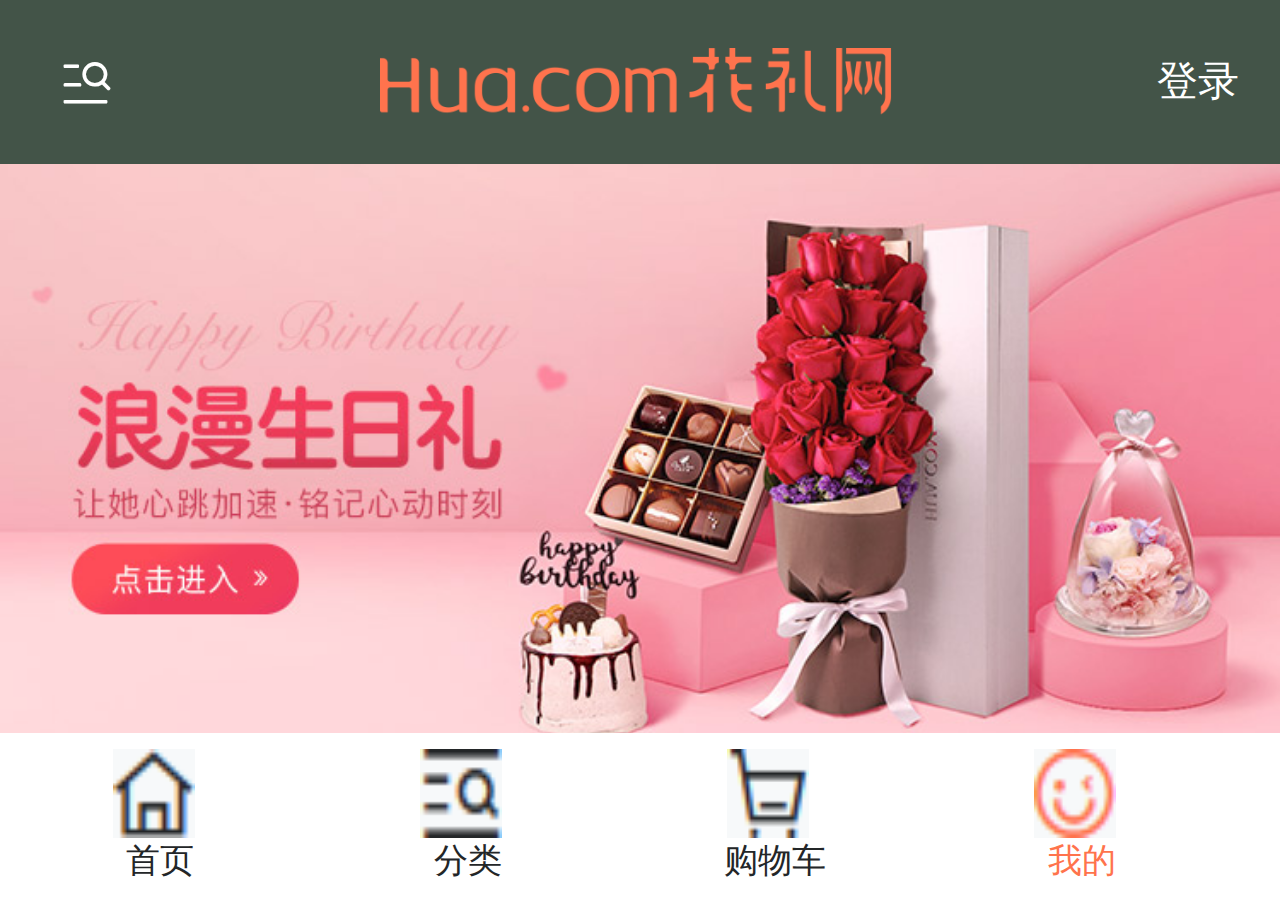
<file: index.html>
<!DOCTYPE html>
<html lang="en">
<head>
	<meta charset="UTF-8">
	<title>index</title>
	<link rel="stylesheet" type="text/css" href="css/iconfont.css">
	<link rel="stylesheet" type="text/css" href="css/index.css">
	<link rel="stylesheet" type="text/css" href="css/swiper.min.css">
	<meta name="viewport" content="width=device-width, user-scalable=no, initial-scale=1.0, maximum-scale=1.0, minimum-scale=1.0">
</head>
<body>
	<!-- header -->
	<div class="header_top">
		<i class="iconfont icon-fenlei"></i>
		<div class="flower_net">
			<img src="img/m_hualogo.png"/>
		</div>
	    <h3><a href="#">登录</a></h3>
	</div>
	<!-- 轮播图 -->
<div class="content">
    <div class="swiper-container">
	  <div class="swiper-wrapper">
	    <div class="swiper-slide">
	    	<a href="#"><img src="img/18_birthday_m.jpg"></a>
	    </div>
	    <div class="swiper-slide">
	    	<a href="#"><img src="img/18_byz_m.jpg"></a>
	    </div>
	    <div class="swiper-slide">
	    	<a href="#"><img src="img/18_youflower_m.jpg"></a>
	    </div>
	  </div>
    </div>
    <!-- 14年品牌 -->
    <div class="brand">
    	<div class="yes">
    		<img src="img/yes.png">
    		<h4>认证龙头企业</h4>
    	</div>
    	<div class="yes">
    		<img src="img/yes.png">
    		<h4>14年品牌</h4>
    	</div>
    	<div class="yes">
    		<img src="img/yes.png">
    		<h4>3小时送花</h4>
    	</div>
    	<div class="yes">
    		<img src="img/yes.png">
    		<h4>最近<a href="#">299533</a>条好评</h4>
    	</div>
    </div>
    <!-- species -->
    <div class="species">
    	<div class="species_box">
    		<a href="#">
    			<img src="img/m_home_category_flower.png">	
    		</a>
    		<p>鲜花</p>
    	</div>
    	<div class="species_box">
    		<a href="#">
    			<img src="img/m_home_category_ppf.png">
    			<p>永生花</p>
    		</a>
    	</div>
    	<div class="species_box">
    		<a href="#">
    			<img src="img/m_home_category_cake.png">
    		</a>
    		<p>蛋糕</p>
    	</div>
    	<div class="species_box">
    		<a href="#">
    			<img src="img/m_home_category_gift.png">
    		</a>
    		<p>礼品</p>
    	</div>
    	<div class="species_box">
    		<a href="#">
    			<img src="img/m_home_category_chocolate.png">
    		</a>
    		<p>巧克力</p>
    	</div>
    </div>
    <!-- The novice exclusive -->
    <div class="exclusive">
    	<div class="exclusive_box">
    		<a href="#">
    			<img src="img/m_newuser_order.gif">
    		</a>
    	</div>
    </div>
    <!-- 一秒选花 -->
    <div class="select">
    	<div class="select_box">
    		<img src="img/line.png">
    	    <h3>一秒选花</h3>
    	</div>
    </div>
    <!-- Sending flowers -->
    <div class="Sending">
    	<div class="lovers">
    		<a href="#"><img src="img/m_home_use_love.png"></a>
    		<span>送恋人</span>
    	</div>
    	<div class="lovers">
    		<a href="#"><img src="img/m_home_use_parent.png"></a>
    		<span>送长辈</span>
    	</div>
    	<div class="lovers">
    		<a href="#"><img src="img/m_home_use_friend.png"></a>
    		<span>送朋友</span>
    	</div>
    </div>
    <!-- 生日祝福 -->
    <div class="birthday">
    	<div class="birthday_box">
    		<a href="#"><img src="img/m_home_use_birthday.png"></a>
    		<span>生日祝福</span>
    	</div>
    	<div class="birthday_box">
    		<a href="#"><img src="img/m_home_use_profess.png"></a>
    		<span>表白求婚</span>
    	</div>
    	<div class="birthday_box">
    		<a href="#"><img src="img/m_home_use_business.png"></a>
    		<span>开业商务</span>
    	</div>
    	<div class="birthday_box">
    		<a href="#"><img src="img/m_home_use_anniversary.png"></a>
    		<span>周年纪念</span>
    	</div>
    </div> 
    <!-- 热销榜 -->
    <div class="hotlist">
    	<div class="hotlist_left">
    		<p>热销榜</p>
    		<p>集万千宠爱</p>
    		<div class="everyone">
    			<div class="everyone_box">
    				<a href="#">大家都在买</a>
    				<span>热销8.2万束</span>
    			</div>
    		</div>
    	</div>
    	<div class="hotlist_left">
    		<p>特价专区</p>
    		<p>超值好货</p>
    		<div class="everyone">
    			<div class="everyone_box">
    				<a href="#">限时直降</a>
    				<span>￥129</span>
    			</div>
    		</div>
    	</div>
    </div>
    <!-- 新品 -->
    <div class="new">
    	<div class="new_box">
    		<a href="#"><img src="img/m_home_category_new.png"></a>
    		<div class="box">
    			新品来袭
    		</div>
    	</div>
    	<div class="new_box">
    		<a href="#"><img src="img/m_home_category_quality.png"></a>
    		<div class="box">
    			品味之选
    		</div>
    	</div>
    	<div class="new_box">
    		<a href="#"><img src="img/m_home_category_you.png"></a>
    		<div class="box">
    			设计师甄选
    		</div>
    	</div>
    </div>
    <!-- 推荐 -->
    <div class="recommended">
    	<h3>爱情鲜花推荐</h3>
    </div>
    <!-- heretofore -->
    <div class="heretofore">
    	<div class="heretofore_box">
    		<div class="heretofore_left">
    			<a href="#"><img src="img/9010966.jpg"></a>
    		</div>
    	    <div class="heretofore_right">
    	    	<div class="words">
    	    		<p>一往情深</p>
    	    		<p>精品玫瑰礼盒:19枝红玫...</p>
    	    		<a href="#">精品优选</a>
    	    	</div>
    	    	<div class="classic">
    	    		<p>经典爆款，年销售冠军！</p>
    	    	</div>
    	    	<div class="shopcar">
    	    		<div class="shopcar_left">
    	    			<div class="shopcar_span">
    	    				<span>￥242</span><span>￥315</span>
    	    			</div>
    	    			<p>已销售 8.2万件</p>
    	    		</div>

    	    		<div class="shopcar_right">
    	    			<a href="#"><img src="img/shopcar.png"></a>
    	    		</div>
    	    	</div>
    	    </div>
    	</div>
    	<div class="heretofore_box">
    		<div class="heretofore_left">
    			<a href="#"><img src="img/9010731.jpg"></a>
    		</div>
    	    <div class="heretofore_right">
    	    	<div class="words">
    	    		<p>牵手一生</p>
    	    		<p>红玫瑰19枝</p>
    	    		<a href="#">精品优选</a>
    	    	</div>
    	    	<div class="classic">
    	    		<p>精选材料 简约搭配</p>
    	    	</div>
    	    	<div class="shopcar">
    	    		<div class="shopcar_left">
    	    			<div class="shopcar_span">
    	    				<span>¥219</span><span>¥281</span>
    	    			</div>
    	    			<p>已销售4.0万件</p>
    	    		</div>

    	    		<div class="shopcar_right">
    	    			<a href="#"><img src="img/shopcar.png"></a>
    	    		</div>
    	    	</div>
    	    </div>
    	</div>
    	<div class="heretofore_box">
    		<div class="heretofore_left">
    			<a href="#"><img src="img/9012413.jpg"></a>
    		</div>
    	    <div class="heretofore_right">
    	    	<div class="words">
    	    		<p>春风十里</p>
    	    		<p>粉佳人玫瑰10枝，粉色洋牡丹10枝，粉色绣球1枝</p>
    	    		<a href="#">精品优选</a>
    	    	</div>
    	    	<div class="classic">
    	    		<p>暖春新品</p>
    	    	</div>
    	    	<div class="shopcar">
    	    		<div class="shopcar_left">
    	    			<div class="shopcar_span">
    	    				<span>¥429</span><span>¥549</span>
    	    			</div>
    	    			<p>已销售10件</p>
    	    		</div>

    	    		<div class="shopcar_right">
    	    			<a href="#"><img src="img/shopcar.png"></a>
    	    		</div>
    	    	</div>
    	    </div>
    	</div>
    	<div class="heretofore_box">
    		<div class="heretofore_left">
    			<a href="#"><img src="img/9012332.jpg"></a>
    		</div>
    	    <div class="heretofore_right">
    	    	<div class="words">
    	    		<p>留住好时光</p>
    	    		<p>粉绣球1枝，粉雪山玫瑰6枝</p>
    	    		<a href="#">热卖推荐</a>
    	    	</div>
    	    	<div class="classic">
    	    		<p>精选昆明A级花材</p>
    	    	</div>
    	    	<div class="shopcar">
    	    		<div class="shopcar_left">
    	    			<div class="shopcar_span">
    	    				<span>¥238</span><span>¥306</span>
    	    			</div>
    	    			<p>已销售3212件</p>
    	    		</div>

    	    		<div class="shopcar_right">
    	    			<a href="#"><img src="img/shopcar.png"></a>
    	    		</div>
    	    	</div>
    	    </div>
    	</div>
    	<div class="heretofore_box">
    		<div class="heretofore_left">
    			<a href="#"><img src="img/9012038.jpg"></a>
    		</div>
    	    <div class="heretofore_right">
    	    	<div class="words">
    	    		<p>依靠</p>
    	    		<p>戴安娜粉玫瑰12枝，紫色桔梗5枝，粉色勿忘我3枝</p>
    	    		<a href="#">畅销特价</a>
    	    	</div>
    	    	<div class="classic">
    	    		<p>浪漫配色 美好寓意</p>
    	    	</div>
    	    	<div class="shopcar">
    	    		<div class="shopcar_left">
    	    			<div class="shopcar_span">
    	    				<span>¥155</span><span>¥213</span>
    	    			</div>
    	    			<p>已销售7747件</p>
    	    		</div>

    	    		<div class="shopcar_right">
    	    			<a href="#"><img src="img/shopcar.png"></a>
    	    		</div>
    	    	</div>
    	    </div>
    	</div>
    	<div class="heretofore_box">
    		<div class="heretofore_left">
    			<a href="#"><img src="img/9012167.jpg"></a>
    		</div>
    	    <div class="heretofore_right">
    	    	<div class="words">
    	    		<p>爱的小确幸</p>
    	    		<p>戴安娜粉玫瑰21枝，粉色桔梗5枝，石竹梅7枝</p>
    	    		<a href="#">精品优选</a>
    	    	</div>
    	    	<div class="classic">
    	    		<p>玫瑰平铺设计</p>
    	    	</div>
    	    	<div class="shopcar">
    	    		<div class="shopcar_left">
    	    			<div class="shopcar_span">
    	    				<span>¥309</span><span>¥395</span>
    	    			</div>
    	    			<p>已销售1.1万件</p>
    	    		</div>

    	    		<div class="shopcar_right">
    	    			<a href="#"><img src="img/shopcar.png"></a>
    	    		</div>
    	    	</div>
    	    </div>
    	</div>
    	<div class="heretofore_box">
    		<div class="heretofore_left">
    			<a href="#"><img src="img/9012177.jpg"></a>
    		</div>
    	    <div class="heretofore_right">
    	    	<div class="words">
    	    		<p>不变的承诺</p>
    	    		<p>99枝红玫瑰</p>
    	    		<a href="#">精品优选</a>
    	    	</div>
    	    	<div class="classic">
    	    		<p>经典99枝，鼎力推荐！</p>
    	    	</div>
    	    	<div class="shopcar">
    	    		<div class="shopcar_left">
    	    			<div class="shopcar_span">
    	    				<span>¥639</span><span>¥766</span>
    	    			</div>
    	    			<p>已销售1.7万件</p>
    	    		</div>

    	    		<div class="shopcar_right">
    	    			<a href="#"><img src="img/shopcar.png"></a>
    	    		</div>
    	    	</div>
    	    </div>
    	</div>
    	<div class="heretofore_box">
    		<div class="heretofore_left">
    			<a href="#"><img src="img/9012273.jpg"></a>
    		</div>
    	    <div class="heretofore_right">
    	    	<div class="words">
    	    		<p>爱你如初</p>
    	    		<p>雪山白玫瑰66枝</p>
    	    		<a href="#">精品优选</a>
    	    	</div>
    	    	<div class="classic">
    	    		<p><!-- 经典爆款，年销售冠军！ --></p>
    	    	</div>
    	    	<div class="shopcar">
    	    		<div class="shopcar_left">
    	    			<div class="shopcar_span">
    	    				<span>¥529</span><span>¥636</span>
    	    			</div>
    	    			<p>已销售564件</p>
    	    		</div>

    	    		<div class="shopcar_right">
    	    			<a href="#"><img src="img/shopcar.png"></a>
    	    		</div>
    	    	</div>
    	    </div>
    	</div>
    </div>
     <!-- 永生花推荐 -->
    <div class="Eternal">
    	永生花推荐
    </div>
    <!-- 商品详情 -->
    <div class="goodslist">
    	<div class="goodslist_left">
    		<div class="goodslist_top">
    			<a class="buys" href="#"><img src="img/1073209.jpg"></a>
    		</div>
    		<div class="goodslist_bottom">
    			<div class="Host_style">
    				<div class="unlimited"><a href="#">畅享爆款</a></div>
    			</div>
    			<div class="girl">
    				<p>花漾蜜恋·少女粉·音乐球...</p>
    			</div>
    			<div class="shopcar shopcar_box">
    	    		<div class="shopcar_left">
    	    			<div class="shopcar_span">
    	    				<span>￥242</span><span>￥315</span>
    	    			</div>
    	    			<p>已销售 8.2万件</p>
    	    		</div>

    	    		<div class="shopcar_right">
    	    			<a href="#"><img src="img/shopcar.png"></a>
    	    		</div>
    	    	</div>
    		</div>
    	</div>
    	<div class="goodslist_left">
    		<div class="goodslist_top">
    			<a class="buys" href="#"><img src="img/1073191.jpg"></a>
    		</div>
    		<div class="goodslist_bottom">
    			<div class="Host_style">
    				<div class="unlimited"><a href="#">送礼优选</a></div>
    			</div>
    			<div class="girl">
    				<p>特别的想念-口红款999...</p>
    			</div>
    			<div class="shopcar shopcar_box">
    	    		<div class="shopcar_left">
    	    			<div class="shopcar_span">
    	    				<span>¥588</span><span>¥788</span>
    	    			</div>
    	    			<p>已销售64件</p>
    	    		</div>

    	    		<div class="shopcar_right">
    	    			<a href="#"><img src="img/shopcar.png"></a>
    	    		</div>
    	    	</div>
    		</div>
    	</div>
    	<div class="goodslist_left">
    		<div class="goodslist_top">
    			<a class="buys" href="#"><img src="img/1073243.jpg"></a>
    		</div>
    		<div class="goodslist_bottom">
    			<div class="Host_style">
    				<div class="unlimited"><a href="#">畅享爆款</a></div>
    			</div>
    			<div class="girl">
    				<p>永生花带灯+蓝牙音箱/...</p>
    			</div>
    			<div class="shopcar shopcar_box">
    	    		<div class="shopcar_left">
    	    			<div class="shopcar_span">
    	    				<span>¥399</span><span>¥499</span>
    	    			</div>
    	    			<p>已销售1060件</p>
    	    		</div>

    	    		<div class="shopcar_right">
    	    			<a href="#"><img src="img/shopcar.png"></a>
    	    		</div>
    	    	</div>
    		</div>
    	</div>
    	<div class="goodslist_left">
    		<div class="goodslist_top">
    			<a class="buys" href="#"><img src="img/1073239.jpg"></a>
    		</div>
    		<div class="goodslist_bottom">
    			<div class="Host_style">
    				<div class="unlimited"><a href="#">新品</a></div>
    			</div>
    			<div class="girl">
    				<p>我如此爱你-Glam Ever星...</p>
    			</div>
    			<div class="shopcar shopcar_box">
    	    		<div class="shopcar_left">
    	    			<div class="shopcar_span">
    	    				<span>￥388</span>
    	    			</div>
    	    			<p>已销售 8.2万件</p>
    	    		</div>

    	    		<div class="shopcar_right">
    	    			<a href="#"><img src="img/shopcar.png"></a>
    	    		</div>
    	    	</div>
    		</div>
    	</div>
    </div>
   <!-- 企业团购 -->
   <div class="Enterprise_group">
   	<a href="#"><img src="img/m_home_qiyetuangou.png"></a>
   </div>
   <!-- 为什么选择我们 -->
   <div class="brands">
     <div class="brands_top">
     	<h3>为什么选择我们</h3>
     </div>
     <div class="brands_bottom">
     	<div class="brands-item">
     		<img src="img/m_details_brand_01.png">
     		<p>获评鲜花龙头企业</p>
     	</div>
     	<div class="brands-item">
     		<img src="img/m_details_brand_02.png">
     		<p>1~3小时送花上门</p>
     	</div>
     	<div class="brands-item">
     		<img src="img/m_details_brand_03.png">
     		<p>赛事冠军花艺师团队</p>
     	</div>
     	<div class="brands-item">
     		<img src="img/m_details_brand_04.png">
     		<p>严选花材</p>
     	</div>
     	<div class="brands-item">
     		<img src="img/m_details_brand_05.png">
     		<p>12道严苛品控标准</p>
     	</div>
     	<div class="brands-item">
     		<img src="img/m_details_brand_06.png">
     		<p>500万用户信赖好评</p>
     	</div>
     </div>
   </div>
   <!-- footer -->
   <div class="footer">
	   	<div class="footer-links">
	   		<a class="footer-links-item" href="#">企业团购</a>
	   		<a class="footer-links-item" href="#">设计师款</a>
	   		<a class="footer-links-item" href="#">同城鲜花</a>
	   		<a class="footer-links-item" href="#">花语大全</a>
	   	</div>
	   	<div class="footer-links">
	   		<a class="footer-links-item" href="#">花礼优势</a>
	   		<a class="footer-links-item" href="#">勇敢爱</a>
	   		<a class="footer-links-item" href="#">常见问题</a>
	   		<a class="footer-links-item" href="#">关于我们</a>
	   	</div>
	   	<div class="brower">
	   		 <div class="brower_box">
	   			<img src="img/brower.png"> 
	   			<p>客户端</p>
	   	     </div>
	   	     <div class="brower_box">
	   			<img src="img/server.png"> 
	   			<p>客服</p>
	   	     </div>
	   	</div> 
	   	<div class="copyright">
	   		<p>Copyright © 2005~2019 花礼网（中国鲜花礼品网）版权所有<br>中国鲜花网领先品牌，鲜花速递专家！</p>
	   	</div>
   </div>
</div>
    <!-- Tabbar -->
   <div class="tabbar">
         <div class="tabbar-item">
            <div class="tabbar_box">
                <a href="#"><img src="img/family.png"></a>
            </div>
            <div class="tabbar_words">
                <p>首页</p>
            </div>
         </div>
         <div class="tabbar-item">
            <div class="tabbar_box">
                <a href="classification.html"><img src="img/serch.png"></a>
            </div>
            <div class="tabbar_words">
                <p>分类</p>
            </div>
         </div>
         <div class="tabbar-item">
            <div class="tabbar_box">
                <a href="shoppingcar.html"><img src="img/car.png"></a>
            </div>
            <div class="tabbar_words">
                <p>购物车</p>
            </div>
         </div>
         <div class="tabbar-item">
            <div class="tabbar_box">
                <a href="Personalcenter.html"><img src="img/me.png"></a>
            </div>
            <div class="tabbar_words">
                <p class="kind">我的</p>
            </div>
         </div>
   </div>
</body>
</html>
<script type="text/javascript" src="js/swiper.min.js"></script>
<script>
	var mySwiper = new Swiper('.swiper-container', {
		autoplay: true,//可选选项，自动滑动
	})
</script>
<!-- <script type="text/javascript">
    function fn(b){
     console.log(this) 
     this.b = b; 
     console.log(this.a); 
 } 
     var obj = {a:4,fn:fn}; 
     fn();   
     obj.fn(); 
     fn.call(obj);  
      fn.apply(null);
</script> -->
</file>
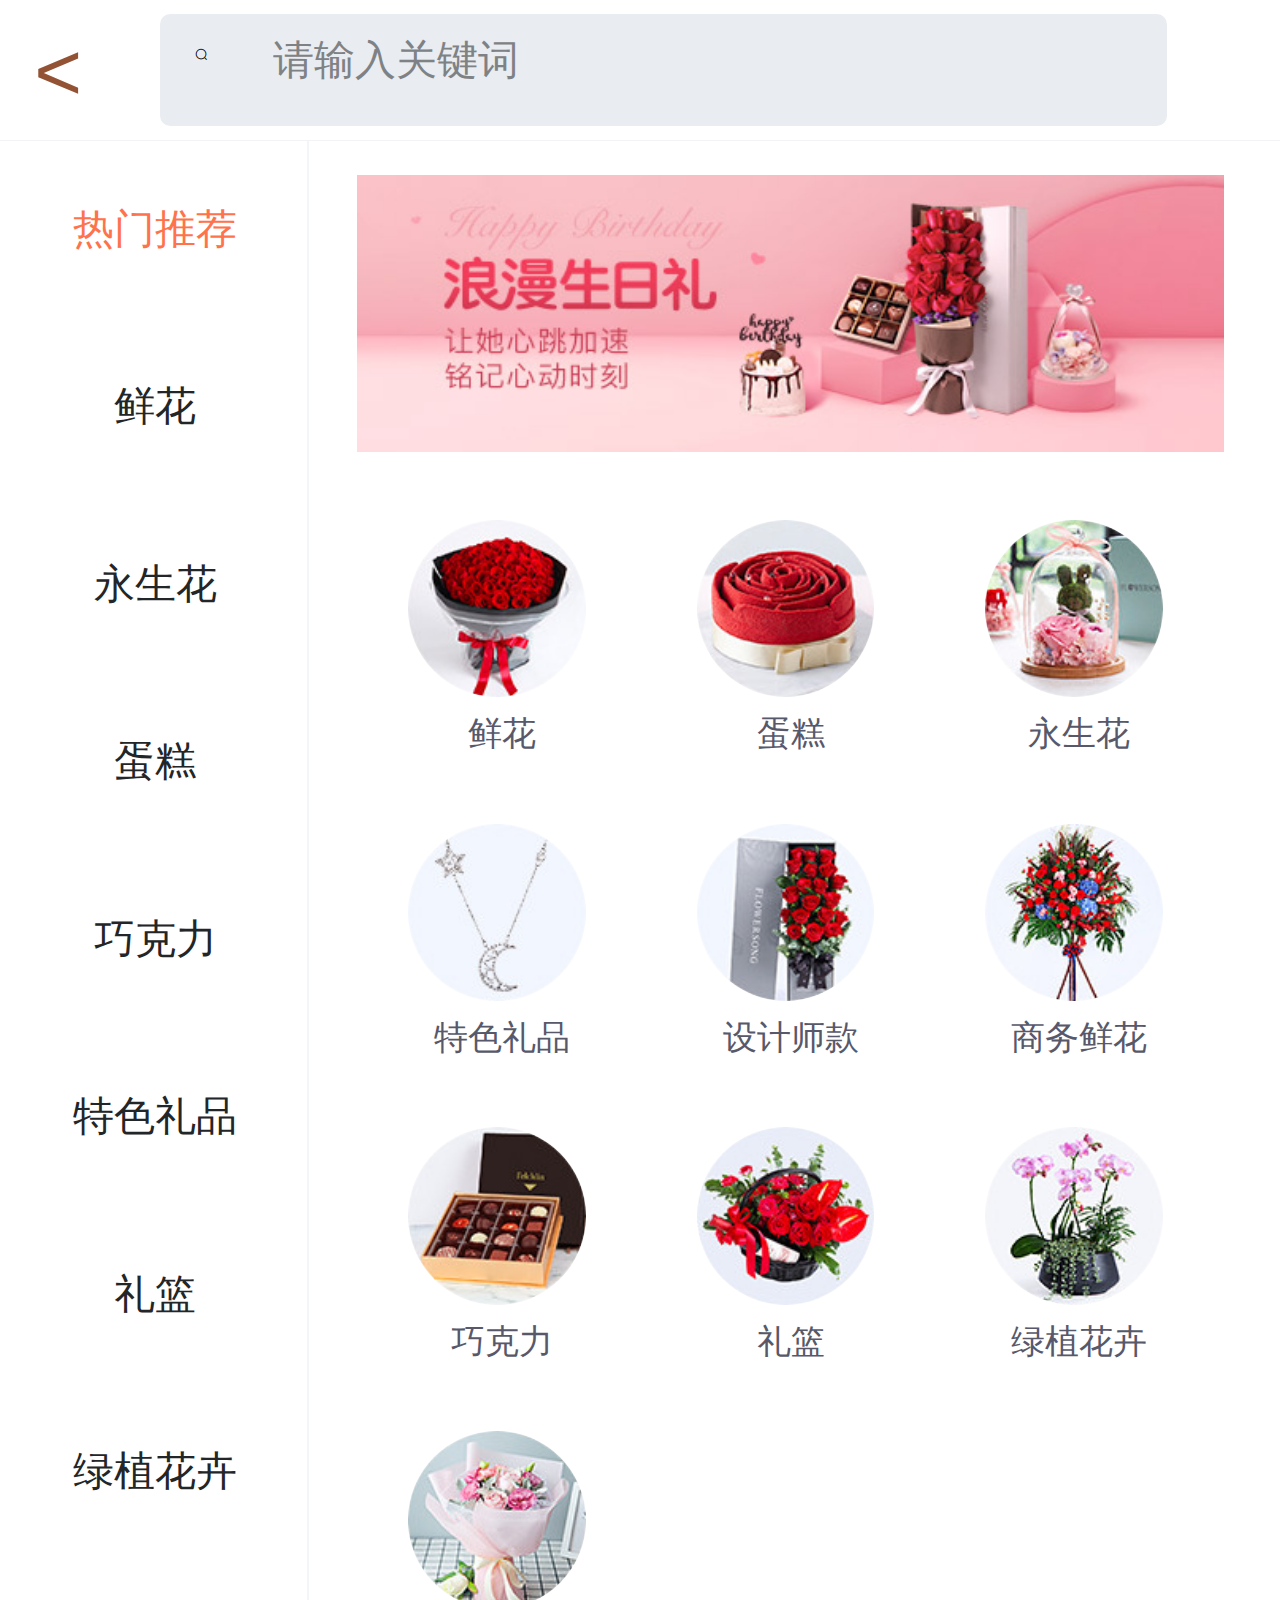
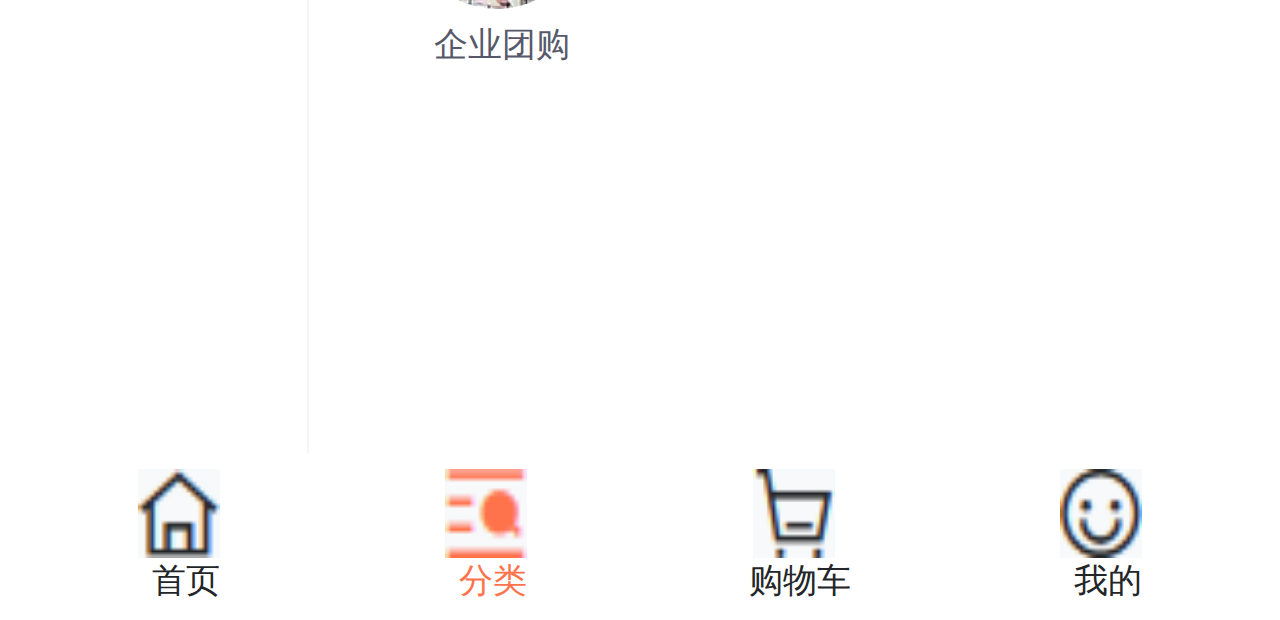
<file: classification.html>
<!DOCTYPE html>
<html lang="en">
<head>
	<meta charset="UTF-8">
	<title>分类</title>
	<meta name="viewport" content="width=device-width, user-scalable=no, initial-scale=1.0, maximum-scale=1.0, minimum-scale=1.0">
	<link rel="stylesheet" type="text/css" href="css/classification.css">
</head>
<body>
	<!-- header -->
	<div class="header">
		<div class="header-box">
			<div class="headerbar-back">
				<span>&lt;</span>
			</div>
			<div class="headerbar-content-left">
				<div class="header-img">
					<img src="img/5.png">
				</div>
			</div>
			<form>
				<input class="search" type="text" placeholder="请输入关键词">
			</form>
		</div>
	</div>
	<!-- aside -->
	<div class="section">
		<div class="catebox-menu">
			<div class="catebox-menu-item">
				<a id="menu1" href="#">热门推荐</a>
			</div>
			<div class="catebox-menu-item">
				<a id="menu" href="#">鲜花</a>
			</div>
			<div class="catebox-menu-item">
				<a id="menu2" href="#">永生花</a>
			</div>
			<div class="catebox-menu-item">
				<a id="menu3" href="#">蛋糕</a>
			</div>
			<div class="catebox-menu-item">
				<a id="menu4"  href="#">巧克力</a>
			</div>
			<div class="catebox-menu-item">
				<a id="menu5"  href="#">特色礼品</a>
			</div>
			<div class="catebox-menu-item">
				<a id="menu6"  href="#">礼篮</a>
			</div>
			<div class="catebox-menu-item">
				<a id="menu7"  href="#">绿植花卉</a>
			</div>
		</div>
        <div class="artile">
            <div class="catebox-details" id="catebox-details">
			    <div class="catebox-img"></div>
				<div class="catebox-details-list">
					<div class="catebox-details-item">
						<a href="#">
							<img class="red-flower" src="img/m_category_flower_hot_flower.jpg">
							<p class="catebox-details-item-desc">鲜花</p>
						</a>
					</div>
					<div class="catebox-details-item">
						<a href="#">
							<img class="red-flower" src="img/m_category_flower_hot_cake.jpg">
							<p class="catebox-details-item-desc">蛋糕</p>
						</a>
					</div>
					<div class="catebox-details-item">
						<a href="#">
							<img class="red-flower" src="img/m_category_flower_hot_ppf.jpg">
							<p class="catebox-details-item-desc">永生花</p>
						</a>
					</div>
					<div class="catebox-details-item">
						<a href="#">
							<img class="red-flower" src="img/m_category_flower_hot_gift.jpg">
							<p class="catebox-details-item-desc">特色礼品</p>
						</a>
					</div>
					<div class="catebox-details-item">
						<a href="#">
							<img class="red-flower" src="img/m_category_flower_hot_you.jpg">
							<p class="catebox-details-item-desc">设计师款</p>
						</a>
					</div>
					<div class="catebox-details-item">
						<a href="#">
							<img class="red-flower" src="img/m_category_flower_hot_business.jpg">
							<p class="catebox-details-item-desc">商务鲜花</p>
						</a>
					</div>
					<div class="catebox-details-item">
						<a href="#">
							<img class="red-flower" src="img/m_category_flower_hot_chocolate.jpg">
							<p class="catebox-details-item-desc">巧克力</p>
						</a>
					</div>
					<div class="catebox-details-item">
						<a href="#">
							<img class="red-flower" src="img/m_category_flower_hot_baseket.jpg">
							<p class="catebox-details-item-desc">礼篮</p>
						</a>
					</div>
					<div class="catebox-details-item">
						<a href="#">
							<img class="red-flower" src="img/m_category_flower_hot_plant.jpg">
							<p class="catebox-details-item-desc">绿植花卉</p>
						</a>
					</div>
					<div class="catebox-details-item">
						<a href="#">
							<img class="red-flower" src="img/m_category_flower_hot_groupbuy.jpg">
							<p class="catebox-details-item-desc">企业团购</p>
						</a>
					</div>
				</div>
		    </div>
		    <div class="catebox-details flowers" id="flowers">
			    <div class="catebox-img" id="catebox02"></div>
				<div class="catebox-details-list">
					<div class="catebox-details-item">
						<a href="#">
							<img class="red-flower" src="img/m_category_flower_hot_flower.jpg">
							<p class="catebox-details-item-desc">鲜花</p>
						</a>
					</div>
					<div class="catebox-details-item">
						<a href="#">
							<img class="red-flower" src="img/m_category_flower_hot_cake.jpg">
							<p class="catebox-details-item-desc">蛋糕</p>
						</a>
					</div>
					<div class="catebox-details-item">
						<a href="#">
							<img class="red-flower" src="img/m_category_flower_hot_ppf.jpg">
							<p class="catebox-details-item-desc">永生花</p>
						</a>
					</div>
					<div class="catebox-details-item">
						<a href="#">
							<img class="red-flower" src="img/m_category_flower_hot_gift.jpg">
							<p class="catebox-details-item-desc">特色礼品</p>
						</a>
					</div>
					<div class="catebox-details-item">
						<a href="#">
							<img class="red-flower" src="img/m_category_flower_hot_you.jpg">
							<p class="catebox-details-item-desc">设计师款</p>
						</a>
					</div>
					<div class="catebox-details-item">
						<a href="#">
							<img class="red-flower" src="img/m_category_flower_hot_business.jpg">
							<p class="catebox-details-item-desc">商务鲜花</p>
						</a>
					</div>
					<div class="catebox-details-item">
						<a href="#">
							<img class="red-flower" src="img/m_category_flower_hot_chocolate.jpg">
							<p class="catebox-details-item-desc">巧克力</p>
						</a>
					</div>
					<div class="catebox-details-item">
						<a href="#">
							<img class="red-flower" src="img/m_category_flower_hot_baseket.jpg">
							<p class="catebox-details-item-desc">礼篮</p>
						</a>
					</div>
					<div class="catebox-details-item">
						<a href="#">
							<img class="red-flower" src="img/m_category_flower_hot_plant.jpg">
							<p class="catebox-details-item-desc">绿植花卉</p>
						</a>
					</div>
					<div class="catebox-details-item">
						<a href="#">
							<img class="red-flower" src="img/m_category_flower_hot_groupbuy.jpg">
							<p class="catebox-details-item-desc">企业团购</p>
						</a>
					</div>
				</div>
		    </div>
		    <div class="catebox-details eternal-life" id="eternal-life">
			    <div class="catebox-img" id="catebox03"></div>
				<div class="catebox-details-list">
					<div class="catebox-details-item">
						<a href="#">
							<img class="red-flower" src="img/m_category_flower_hot_flower.jpg">
							<p class="catebox-details-item-desc">鲜花</p>
						</a>
					</div>
					<div class="catebox-details-item">
						<a href="#">
							<img class="red-flower" src="img/m_category_flower_hot_cake.jpg">
							<p class="catebox-details-item-desc">蛋糕</p>
						</a>
					</div>
					<div class="catebox-details-item">
						<a href="#">
							<img class="red-flower" src="img/m_category_flower_hot_ppf.jpg">
							<p class="catebox-details-item-desc">永生花</p>
						</a>
					</div>
					<div class="catebox-details-item">
						<a href="#">
							<img class="red-flower" src="img/m_category_flower_hot_gift.jpg">
							<p class="catebox-details-item-desc">特色礼品</p>
						</a>
					</div>
					<div class="catebox-details-item">
						<a href="#">
							<img class="red-flower" src="img/m_category_flower_hot_you.jpg">
							<p class="catebox-details-item-desc">设计师款</p>
						</a>
					</div>
					<div class="catebox-details-item">
						<a href="#">
							<img class="red-flower" src="img/m_category_flower_hot_business.jpg">
							<p class="catebox-details-item-desc">商务鲜花</p>
						</a>
					</div>
					<div class="catebox-details-item">
						<a href="#">
							<img class="red-flower" src="img/m_category_flower_hot_chocolate.jpg">
							<p class="catebox-details-item-desc">巧克力</p>
						</a>
					</div>
					<div class="catebox-details-item">
						<a href="#">
							<img class="red-flower" src="img/m_category_flower_hot_baseket.jpg">
							<p class="catebox-details-item-desc">礼篮</p>
						</a>
					</div>
					<div class="catebox-details-item">
						<a href="#">
							<img class="red-flower" src="img/m_category_flower_hot_plant.jpg">
							<p class="catebox-details-item-desc">绿植花卉</p>
						</a>
					</div>
					<div class="catebox-details-item">
						<a href="#">
							<img class="red-flower" src="img/m_category_flower_hot_groupbuy.jpg">
							<p class="catebox-details-item-desc">企业团购</p>
						</a>
					</div>
				</div>
		    </div>
		    <div class="catebox-details cake" id="cake">
			    <div class="catebox-img" id="catebox04"></div>
				<div class="catebox-details-list">
					<div class="catebox-details-item">
						<a href="#">
							<img class="red-flower" src="img/m_category_flower_hot_flower.jpg">
							<p class="catebox-details-item-desc">鲜花</p>
						</a>
					</div>
					<div class="catebox-details-item">
						<a href="#">
							<img class="red-flower" src="img/m_category_flower_hot_cake.jpg">
							<p class="catebox-details-item-desc">蛋糕</p>
						</a>
					</div>
					<div class="catebox-details-item">
						<a href="#">
							<img class="red-flower" src="img/m_category_flower_hot_ppf.jpg">
							<p class="catebox-details-item-desc">永生花</p>
						</a>
					</div>
					<div class="catebox-details-item">
						<a href="#">
							<img class="red-flower" src="img/m_category_flower_hot_gift.jpg">
							<p class="catebox-details-item-desc">特色礼品</p>
						</a>
					</div>
					<div class="catebox-details-item">
						<a href="#">
							<img class="red-flower" src="img/m_category_flower_hot_you.jpg">
							<p class="catebox-details-item-desc">设计师款</p>
						</a>
					</div>
					<div class="catebox-details-item">
						<a href="#">
							<img class="red-flower" src="img/m_category_flower_hot_business.jpg">
							<p class="catebox-details-item-desc">商务鲜花</p>
						</a>
					</div>
					<div class="catebox-details-item">
						<a href="#">
							<img class="red-flower" src="img/m_category_flower_hot_chocolate.jpg">
							<p class="catebox-details-item-desc">巧克力</p>
						</a>
					</div>
					<div class="catebox-details-item">
						<a href="#">
							<img class="red-flower" src="img/m_category_flower_hot_baseket.jpg">
							<p class="catebox-details-item-desc">礼篮</p>
						</a>
					</div>
					<div class="catebox-details-item">
						<a href="#">
							<img class="red-flower" src="img/m_category_flower_hot_plant.jpg">
							<p class="catebox-details-item-desc">绿植花卉</p>
						</a>
					</div>
					<div class="catebox-details-item">
						<a href="#">
							<img class="red-flower" src="img/m_category_flower_hot_groupbuy.jpg">
							<p class="catebox-details-item-desc">企业团购</p>
						</a>
					</div>
				</div>
		    </div>
		    <div class="catebox-details chocolate" id="chocolate">
			    <div class="catebox-img" id="catebox05"></div>
				<div class="catebox-details-list">
					<div class="catebox-details-item">
						<a href="#">
							<img class="red-flower" src="img/m_category_flower_hot_flower.jpg">
							<p class="catebox-details-item-desc">鲜花</p>
						</a>
					</div>
					<div class="catebox-details-item">
						<a href="#">
							<img class="red-flower" src="img/m_category_flower_hot_cake.jpg">
							<p class="catebox-details-item-desc">蛋糕</p>
						</a>
					</div>
					<div class="catebox-details-item">
						<a href="#">
							<img class="red-flower" src="img/m_category_flower_hot_ppf.jpg">
							<p class="catebox-details-item-desc">永生花</p>
						</a>
					</div>
					<div class="catebox-details-item">
						<a href="#">
							<img class="red-flower" src="img/m_category_flower_hot_gift.jpg">
							<p class="catebox-details-item-desc">特色礼品</p>
						</a>
					</div>
					<div class="catebox-details-item">
						<a href="#">
							<img class="red-flower" src="img/m_category_flower_hot_you.jpg">
							<p class="catebox-details-item-desc">设计师款</p>
						</a>
					</div>
					<div class="catebox-details-item">
						<a href="#">
							<img class="red-flower" src="img/m_category_flower_hot_business.jpg">
							<p class="catebox-details-item-desc">商务鲜花</p>
						</a>
					</div>
					<div class="catebox-details-item">
						<a href="#">
							<img class="red-flower" src="img/m_category_flower_hot_chocolate.jpg">
							<p class="catebox-details-item-desc">巧克力</p>
						</a>
					</div>
					<div class="catebox-details-item">
						<a href="#">
							<img class="red-flower" src="img/m_category_flower_hot_baseket.jpg">
							<p class="catebox-details-item-desc">礼篮</p>
						</a>
					</div>
					<div class="catebox-details-item">
						<a href="#">
							<img class="red-flower" src="img/m_category_flower_hot_plant.jpg">
							<p class="catebox-details-item-desc">绿植花卉</p>
						</a>
					</div>
					<div class="catebox-details-item">
						<a href="#">
							<img class="red-flower" src="img/m_category_flower_hot_groupbuy.jpg">
							<p class="catebox-details-item-desc">企业团购</p>
						</a>
					</div>
				</div>
		    </div>
		    <div class="catebox-details gift" id="gift">
			    <div class="catebox-img" id="catebox06"></div>
				<div class="catebox-details-list">
					<div class="catebox-details-item">
						<a href="#">
							<img class="red-flower" src="img/m_category_flower_hot_flower.jpg">
							<p class="catebox-details-item-desc">鲜花</p>
						</a>
					</div>
					<div class="catebox-details-item">
						<a href="#">
							<img class="red-flower" src="img/m_category_flower_hot_cake.jpg">
							<p class="catebox-details-item-desc">蛋糕</p>
						</a>
					</div>
					<div class="catebox-details-item">
						<a href="#">
							<img class="red-flower" src="img/m_category_flower_hot_ppf.jpg">
							<p class="catebox-details-item-desc">永生花</p>
						</a>
					</div>
					<div class="catebox-details-item">
						<a href="#">
							<img class="red-flower" src="img/m_category_flower_hot_gift.jpg">
							<p class="catebox-details-item-desc">特色礼品</p>
						</a>
					</div>
					<div class="catebox-details-item">
						<a href="#">
							<img class="red-flower" src="img/m_category_flower_hot_you.jpg">
							<p class="catebox-details-item-desc">设计师款</p>
						</a>
					</div>
					<div class="catebox-details-item">
						<a href="#">
							<img class="red-flower" src="img/m_category_flower_hot_business.jpg">
							<p class="catebox-details-item-desc">商务鲜花</p>
						</a>
					</div>
					<div class="catebox-details-item">
						<a href="#">
							<img class="red-flower" src="img/m_category_flower_hot_chocolate.jpg">
							<p class="catebox-details-item-desc">巧克力</p>
						</a>
					</div>
					<div class="catebox-details-item">
						<a href="#">
							<img class="red-flower" src="img/m_category_flower_hot_baseket.jpg">
							<p class="catebox-details-item-desc">礼篮</p>
						</a>
					</div>
					<div class="catebox-details-item">
						<a href="#">
							<img class="red-flower" src="img/m_category_flower_hot_plant.jpg">
							<p class="catebox-details-item-desc">绿植花卉</p>
						</a>
					</div>
					<div class="catebox-details-item">
						<a href="#">
							<img class="red-flower" src="img/m_category_flower_hot_groupbuy.jpg">
							<p class="catebox-details-item-desc">企业团购</p>
						</a>
					</div>
				</div>
		    </div>
		    <div class="catebox-details gift-baskets" id="gift-baskets">
			    <div class="catebox-img" id="catebox07"></div>
				<div class="catebox-details-list">
					<div class="catebox-details-item">
						<a href="#">
							<img class="red-flower" src="img/m_category_flower_hot_flower.jpg">
							<p class="catebox-details-item-desc">鲜花</p>
						</a>
					</div>
					<div class="catebox-details-item">
						<a href="#">
							<img class="red-flower" src="img/m_category_flower_hot_cake.jpg">
							<p class="catebox-details-item-desc">蛋糕</p>
						</a>
					</div>
					<div class="catebox-details-item">
						<a href="#">
							<img class="red-flower" src="img/m_category_flower_hot_ppf.jpg">
							<p class="catebox-details-item-desc">永生花</p>
						</a>
					</div>
					<div class="catebox-details-item">
						<a href="#">
							<img class="red-flower" src="img/m_category_flower_hot_gift.jpg">
							<p class="catebox-details-item-desc">特色礼品</p>
						</a>
					</div>
					<div class="catebox-details-item">
						<a href="#">
							<img class="red-flower" src="img/m_category_flower_hot_you.jpg">
							<p class="catebox-details-item-desc">设计师款</p>
						</a>
					</div>
					<div class="catebox-details-item">
						<a href="#">
							<img class="red-flower" src="img/m_category_flower_hot_business.jpg">
							<p class="catebox-details-item-desc">商务鲜花</p>
						</a>
					</div>
					<div class="catebox-details-item">
						<a href="#">
							<img class="red-flower" src="img/m_category_flower_hot_chocolate.jpg">
							<p class="catebox-details-item-desc">巧克力</p>
						</a>
					</div>
					<div class="catebox-details-item">
						<a href="#">
							<img class="red-flower" src="img/m_category_flower_hot_baseket.jpg">
							<p class="catebox-details-item-desc">礼篮</p>
						</a>
					</div>
					<div class="catebox-details-item">
						<a href="#">
							<img class="red-flower" src="img/m_category_flower_hot_plant.jpg">
							<p class="catebox-details-item-desc">绿植花卉</p>
						</a>
					</div>
					<div class="catebox-details-item">
						<a href="#">
							<img class="red-flower" src="img/m_category_flower_hot_groupbuy.jpg">
							<p class="catebox-details-item-desc">企业团购</p>
						</a>
					</div>
				</div>
		    </div>
		    <div class="catebox-details green-plant" id="green-plant">
			    <div class="catebox-img" id="catebox08"></div>
				<div class="catebox-details-list">
					<div class="catebox-details-item">
						<a href="#">
							<img class="red-flower" src="img/m_category_flower_hot_flower.jpg">
							<p class="catebox-details-item-desc">鲜花</p>
						</a>
					</div>
					<div class="catebox-details-item">
						<a href="#">
							<img class="red-flower" src="img/m_category_flower_hot_cake.jpg">
							<p class="catebox-details-item-desc">蛋糕</p>
						</a>
					</div>
					<div class="catebox-details-item">
						<a href="#">
							<img class="red-flower" src="img/m_category_flower_hot_ppf.jpg">
							<p class="catebox-details-item-desc">永生花</p>
						</a>
					</div>
					<div class="catebox-details-item">
						<a href="#">
							<img class="red-flower" src="img/m_category_flower_hot_gift.jpg">
							<p class="catebox-details-item-desc">特色礼品</p>
						</a>
					</div>
					<div class="catebox-details-item">
						<a href="#">
							<img class="red-flower" src="img/m_category_flower_hot_you.jpg">
							<p class="catebox-details-item-desc">设计师款</p>
						</a>
					</div>
					<div class="catebox-details-item">
						<a href="#">
							<img class="red-flower" src="img/m_category_flower_hot_business.jpg">
							<p class="catebox-details-item-desc">商务鲜花</p>
						</a>
					</div>
					<div class="catebox-details-item">
						<a href="#">
							<img class="red-flower" src="img/m_category_flower_hot_chocolate.jpg">
							<p class="catebox-details-item-desc">巧克力</p>
						</a>
					</div>
					<div class="catebox-details-item">
						<a href="#">
							<img class="red-flower" src="img/m_category_flower_hot_baseket.jpg">
							<p class="catebox-details-item-desc">礼篮</p>
						</a>
					</div>
					<div class="catebox-details-item">
						<a href="#">
							<img class="red-flower" src="img/m_category_flower_hot_plant.jpg">
							<p class="catebox-details-item-desc">绿植花卉</p>
						</a>
					</div>
					<div class="catebox-details-item">
						<a href="#">
							<img class="red-flower" src="img/m_category_flower_hot_groupbuy.jpg">
							<p class="catebox-details-item-desc">企业团购</p>
						</a>
					</div>
				</div>
		    </div>
        </div>
	</div>
<!-- Tabbar -->
   <div class="tabbar">
         <div class="tabbar-item">
            <div class="tabbar_box">
                <a href="index.html"><img src="img/family.png"></a>
            </div>
            <div class="tabbar_words">
                <p>首页</p>
            </div>
         </div>
         <div class="tabbar-item">
            <div class="tabbar_box">
                <a href="#"><img src="img/7.png"></a>
            </div>
            <div class="tabbar_words">
                <p class="kind">分类</p>
            </div>
         </div>
         <div class="tabbar-item">
            <div class="tabbar_box">
                <a href="shoppingcar.html"><img src="img/car.png"></a>
            </div>
            <div class="tabbar_words">
                <p>购物车</p>
            </div>
         </div>
         <div class="tabbar-item">
            <div class="tabbar_box">
                <a href="Personalcenter.html"><img src="img/my.png"></a>
            </div>
            <div class="tabbar_words">
                <p>我的</p>
            </div>
         </div>
   </div> 
</body>
</html>
<script type="text/javascript" src="js/classification.js"></script>
</file>
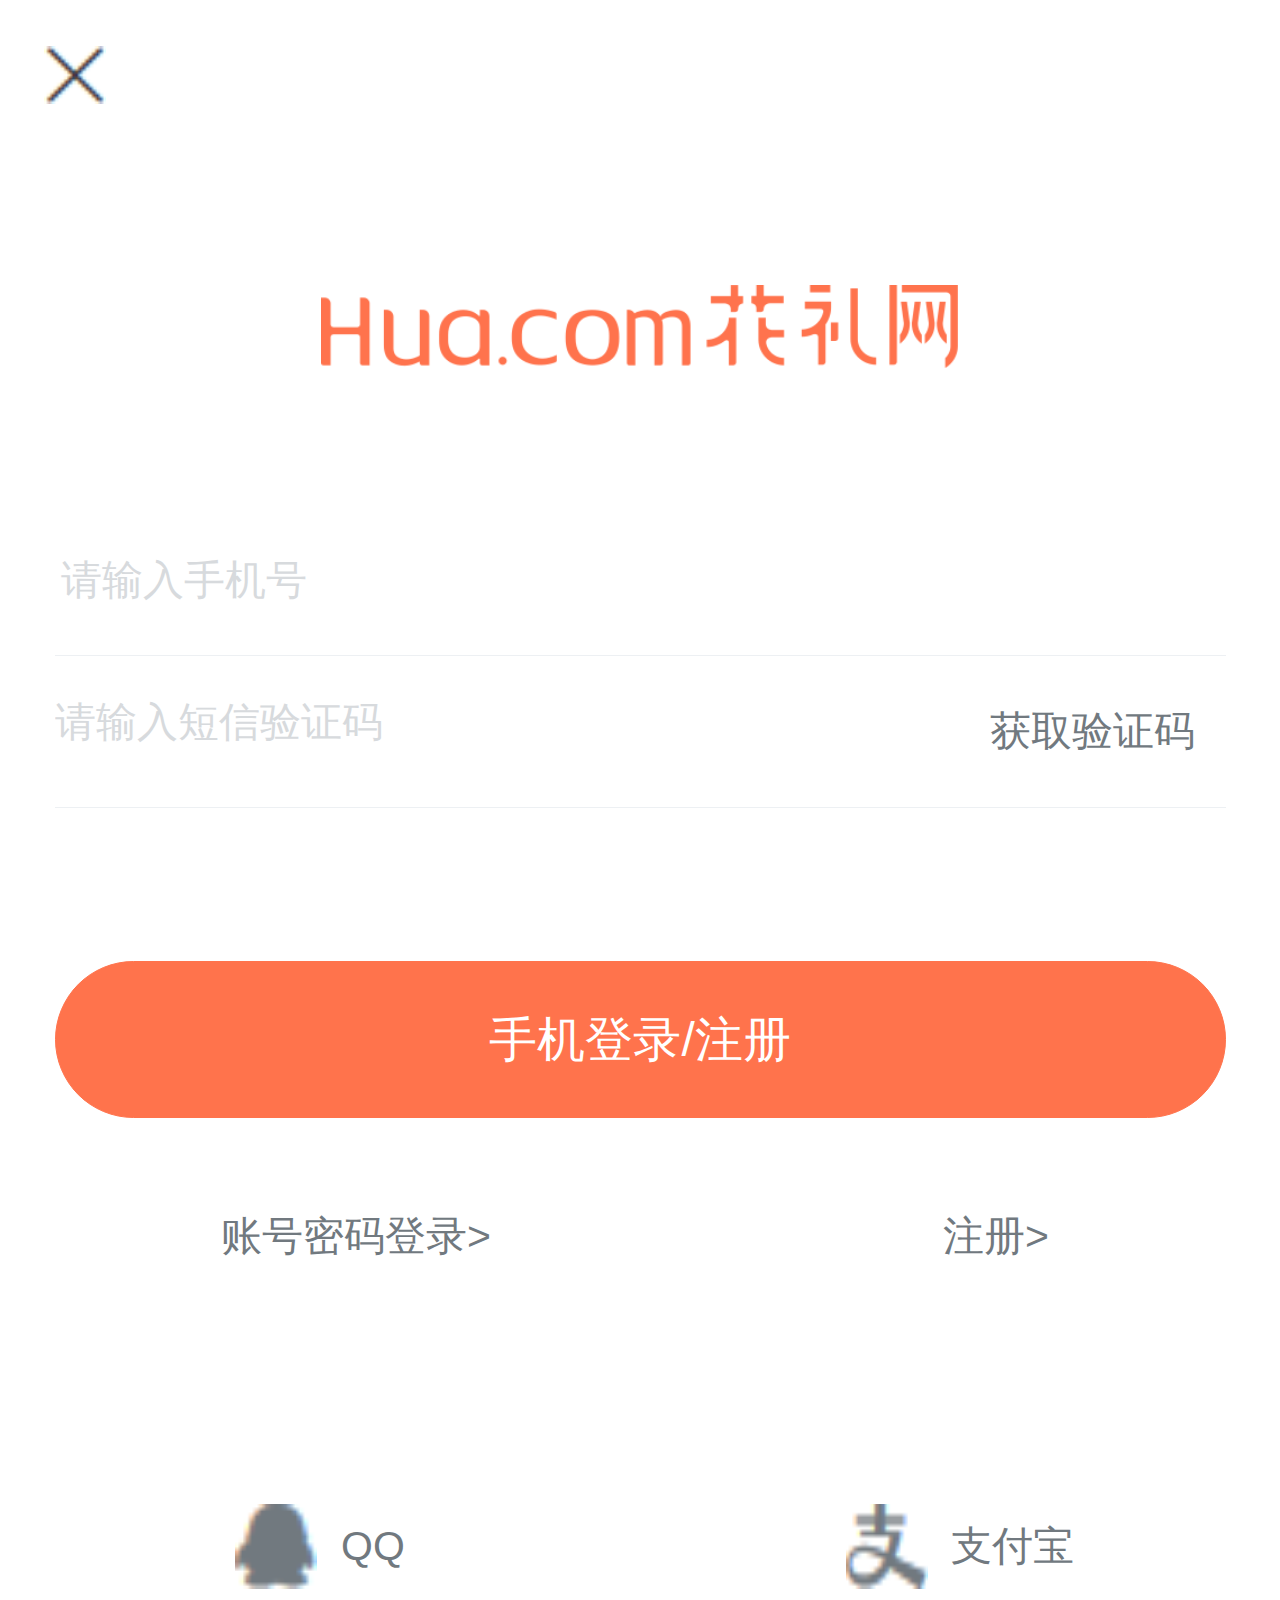
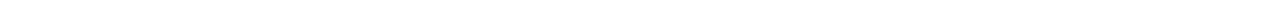
<file: login.html>
<!DOCTYPE html>
<html lang="en">
<head>
	<meta charset="UTF-8">
	<title>登录</title>
	<meta name="viewport" content="width=device-width, user-scalable=no, initial-scale=1.0, maximum-scale=1.0, minimum-scale=1.0">
	<link rel="stylesheet" type="text/css" href="css/login.css">
</head>
<body>
	<!-- header -->
	<div class="header">
		<div class="header_box">
			<img src="img/error.png">
		</div>
	</div>
	<!-- section -->
	<div class="section">
		<div class="section_title">
			<img src="img/m_hualogo.png">
		</div>
		<div class="phone">
			<input class="input_box" id="phoneId" type="text" placeholder="请输入手机号"><span id="span-box"></span>
		</div>
		<div class="Verification_code">
			<input class="input_box1"  type="text" placeholder="请输入短信验证码">
			<a href="#"><span>获取验证码</span></a>
		</div>
		<div class="reg_box">
			<button class="formbtn">手机登录/注册</button>
		</div>
		<div class="flex">
			<div class="flex_box">
				<div class="account">账号密码登录&gt</div>
				<div class="account">注册&gt</div>
			</div>
		</div>
	</div>
	<!-- footer -->
	<div class="thirdparty-login">
		<div class="thirdparty">
			<div class="qq">
				<img src="img/qq.png">
				<span>QQ</span>
			</div>
			<div class="qq">
				<img src="img/pay.png">
				<span>支付宝</span>
			</div>
		</div>
	</div>
</body>
</html>
<script type="text/javascript" src="js/login.js"></script>
</file>
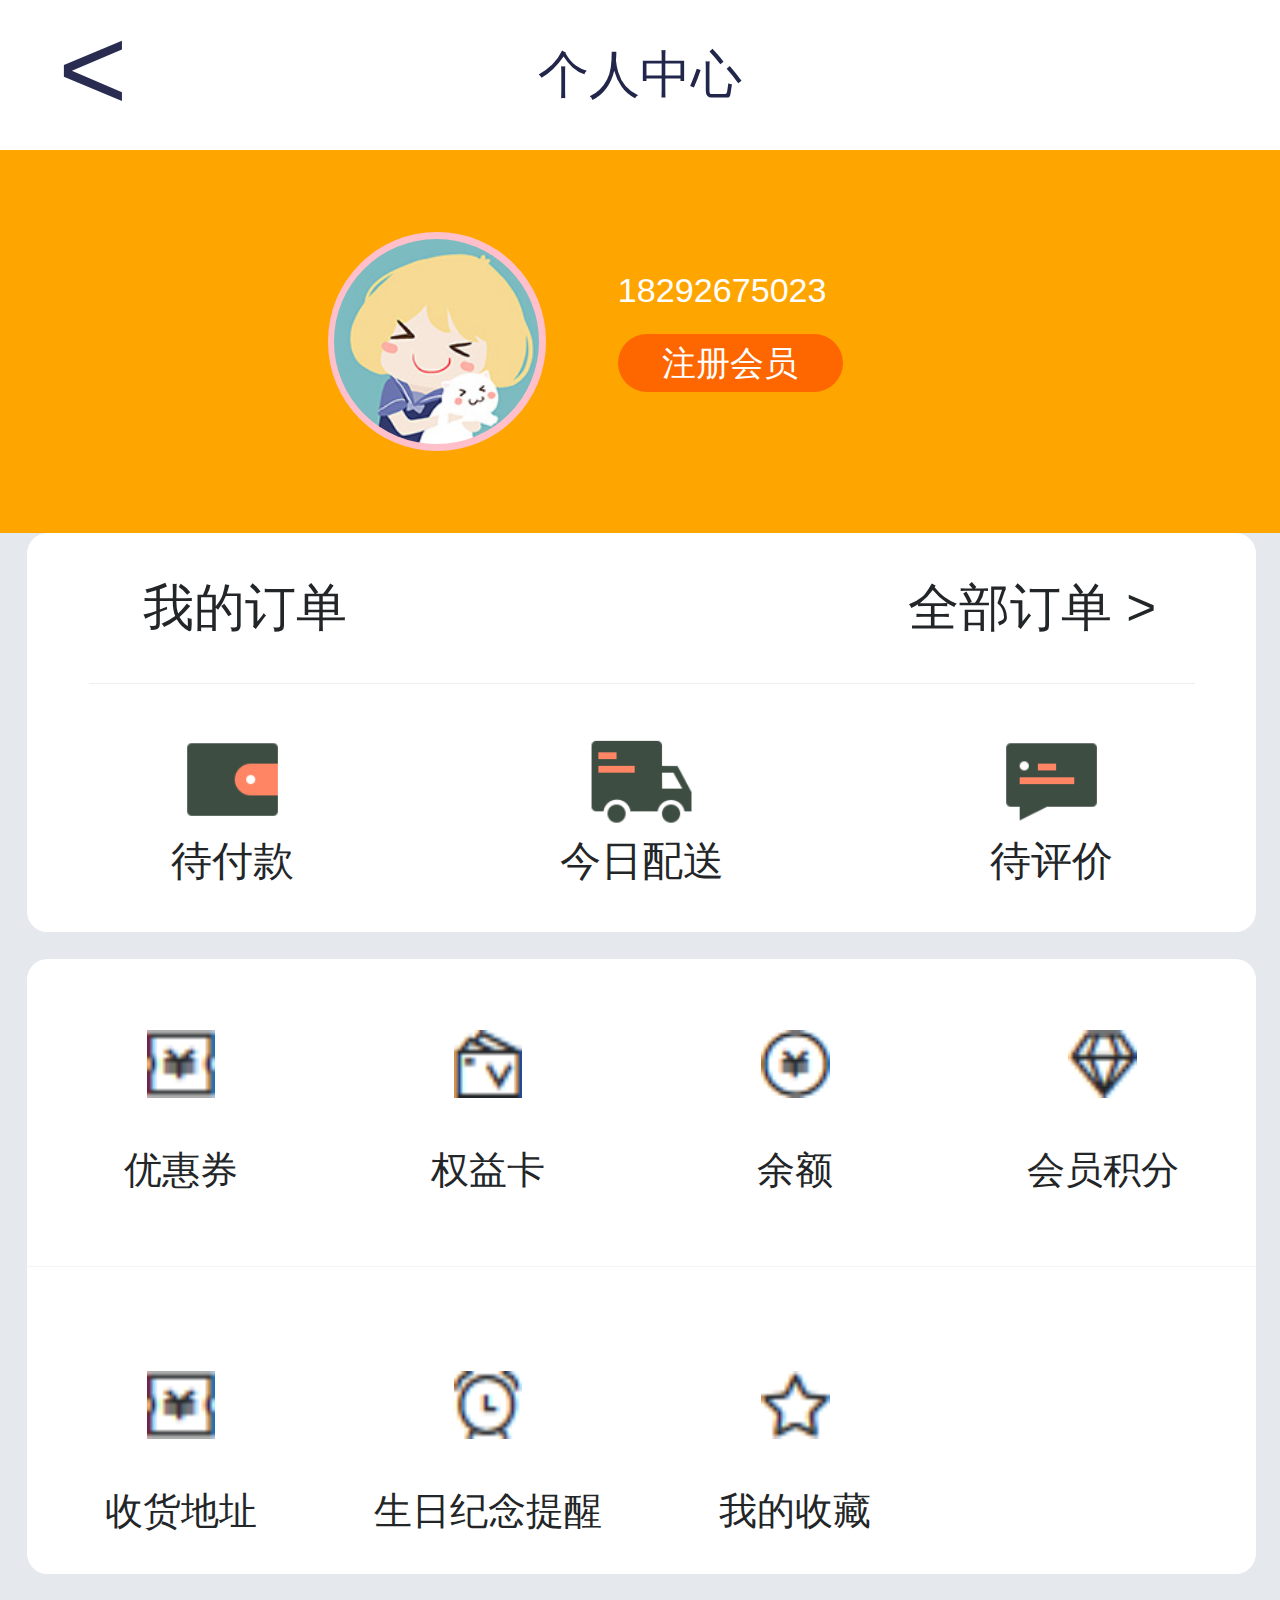
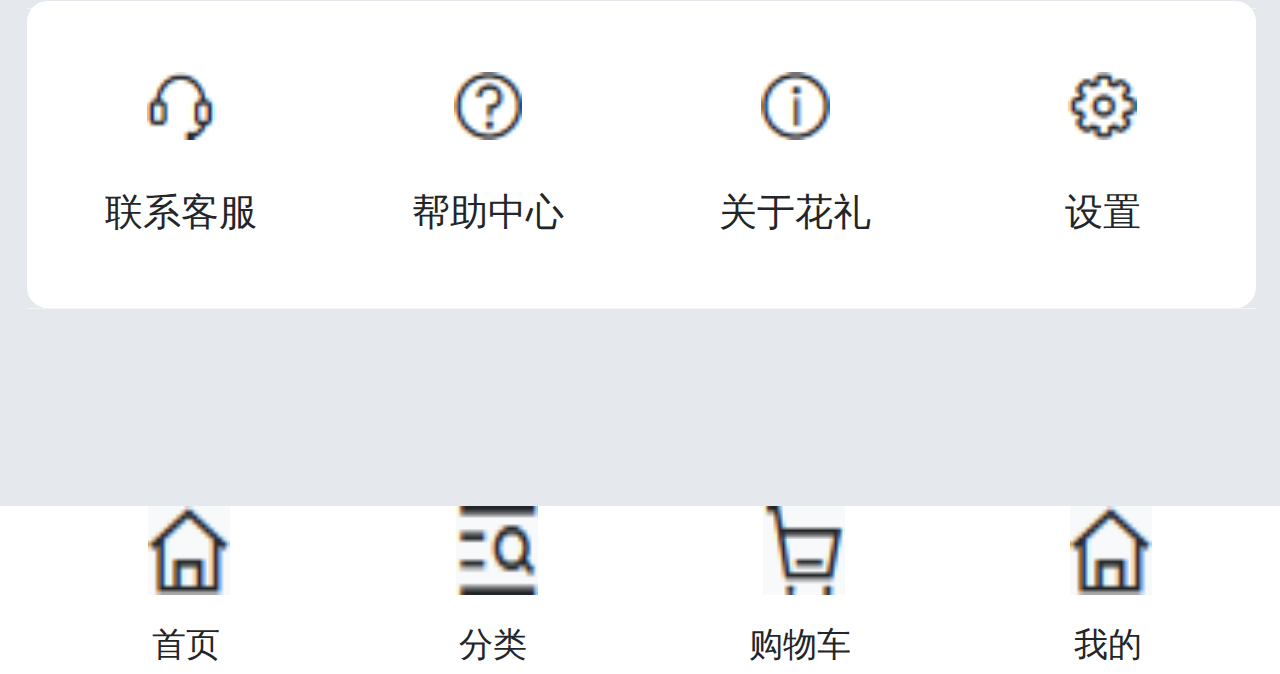
<file: Personalcenter.html>
<!DOCTYPE html>
<html lang="en">
<head>
	<meta charset="UTF-8">
	<title>个人中心</title>
	<meta name="viewport" content="width=device-width, user-scalable=no, initial-scale=1.0, maximum-scale=1.0, minimum-scale=1.0">
	<link rel="stylesheet" type="text/css" href="css/Personalcenter.css">
</head>
<body>
	<!-- header -->
	<div class="header">
		<div class="header_left">
			<h3>&lt;</h3>
		</div>
		<div class="header_center">
			<h3>个人中心</h3>
		</div>
	</div>
	<!-- section -->
	<div class="section">
		<div class="section_top">
			<div class="box">
				<div class="box_photo">
					<img src="img/avatar_default_04.jpg">
				</div>
				<div class="box_words">
					<p>18292675023</p>
					<div class="members"><a href="#">注册会员</a></div>
				</div>
			</div>
		</div>
		<div class="panel">
			<div class="panel-head">
				<div class="panel_box">
					<div class="panel_box1">我的订单</div>
					<div class="panel_box2">全部订单 &gt;</div>
				</div>
			</div>
			<div class="panel-body">
					<div class="panel-body1">
						<a href="#"><img class="order-item-icon" src="img/myinfo_pendingpay.png"></a>
						<p>待付款</p>
					</div>
					<div class="panel-body1">
						<a href="#"><img class="order-item-icon" src="img/myinfo_distribution.png"></a>
						<p>今日配送</p>
					</div>
					<div class="panel-body1">
						<a href="#"><img class="order-item-icon" src="img/myinfo_evaluation.png"></a>
						<p>待评价</p>
					</div>
			</div>
		</div>
		<div class="preferential">
			<div class="linkbox">
				<div class="linkbox-item">
					<div class="linkbox-items">
						<div class="vouchers">
							<a href="#"><img src="img/cheap.png"></a>
						</div>
						<div class="vouchers_word">
						    <p>优惠券</p>
						</div>
					</div>
					<div class="linkbox-items">
						<div class="vouchers">
							<a href="#"><img src="img/Equity.png"></a>
						</div>
						<div class="vouchers_word">
						    <p>权益卡</p>
						</div>
					</div>
					<div class="linkbox-items">
						<div class="vouchers">
							<a href="#"><img src="img/money.png"></a>
						</div>
						<div class="vouchers_word">
						    <p>余额</p>
						</div>
					</div>
					<div class="linkbox-items">
						<div class="vouchers">
							<a href="#"><img src="img/diamond.png"></a>
						</div>
						<div class="vouchers_word">
						    <p>会员积分</p>
						</div>
					</div>
				</div>
			</div>
			<div class="linkbox">
				<div class="linkbox-item">
					<div class="linkbox-items">
						<div class="vouchers">
							<a href="#"><img src="img/cheap.png"></a>
						</div>
						<div class="vouchers_word">
						    <p>收货地址</p>
						</div>
					</div>
					<div class="linkbox-items">
						<div class="vouchers">
							<a href="#"><img src="img/table.png"></a>
						</div>
						<div class="vouchers_word">
						    <p>生日纪念提醒</p>
						</div>
					</div>
					<div class="linkbox-items">
						<div class="vouchers">
							<a href="#"><img src="img/collection.png"></a>
						</div>
						<div class="vouchers_word">
						    <p>我的收藏</p>
						</div>
					</div>
				</div>
			</div>
		</div>
		<div class="help">
			<div class="linkbox">
				<div class="linkbox-item">
					<div class="linkbox-items">
						<div class="vouchers">
							<a href="#"><img src="img/kefu.png"></a>
						</div>
						<div class="vouchers_word">
						    <p>联系客服</p>
						</div>
					</div>
					<div class="linkbox-items">
						<div class="vouchers">
							<a href="#"><img src="img/help.png"></a>
						</div>
						<div class="vouchers_word">
						    <p>帮助中心</p>
						</div>
					</div>
					<div class="linkbox-items">
						<div class="vouchers">
							<a href="#"><img src="img/about.png"></a>
						</div>
						<div class="vouchers_word">
						    <p>关于花礼</p>
						</div>
					</div>
					<div class="linkbox-items">
						<div class="vouchers">
							<a href="#"><img src="img/set.png"></a>
						</div>
						<div class="vouchers_word">
						    <p>设置</p>
						</div>
					</div>
				</div>
			</div>
		</div>
	</div>
	<!-- Tabbar -->
   <div class="tabbar">
	 <div class="tabbar-item">
	 	<div class="tabbar_box">
	 		<a href="index.html"><img src="img/family.png"></a>
	 	</div>
	 	<div class="tabbar_words">
	 		<p>首页</p>
	 	</div>
	 </div>
	 <div class="tabbar-item">
	 	<div class="tabbar_box">
	 		<a href="classification.html"><img src="img/serch.png"></a>
	 	</div>
	 	<div class="tabbar_words">
	 		<p>分类</p>
	 	</div>
	 </div>
	 <div class="tabbar-item">
	 	<div class="tabbar_box">
	 		<a href="shoppingcar.html"><img src="img/car.png"></a>
	 	</div>
	 	<div class="tabbar_words">
	 		<p>购物车</p>
	 	</div>
	 </div>
	 <div class="tabbar-item">
	 	<div class="tabbar_box">
	 		<a href="index.html"><img src="img/family.png"></a>
	 	</div>
	 	<div class="tabbar_words">
	 		<p>我的</p>
	 	</div>
	 </div>
   </div>
</body>
</html>
</file>
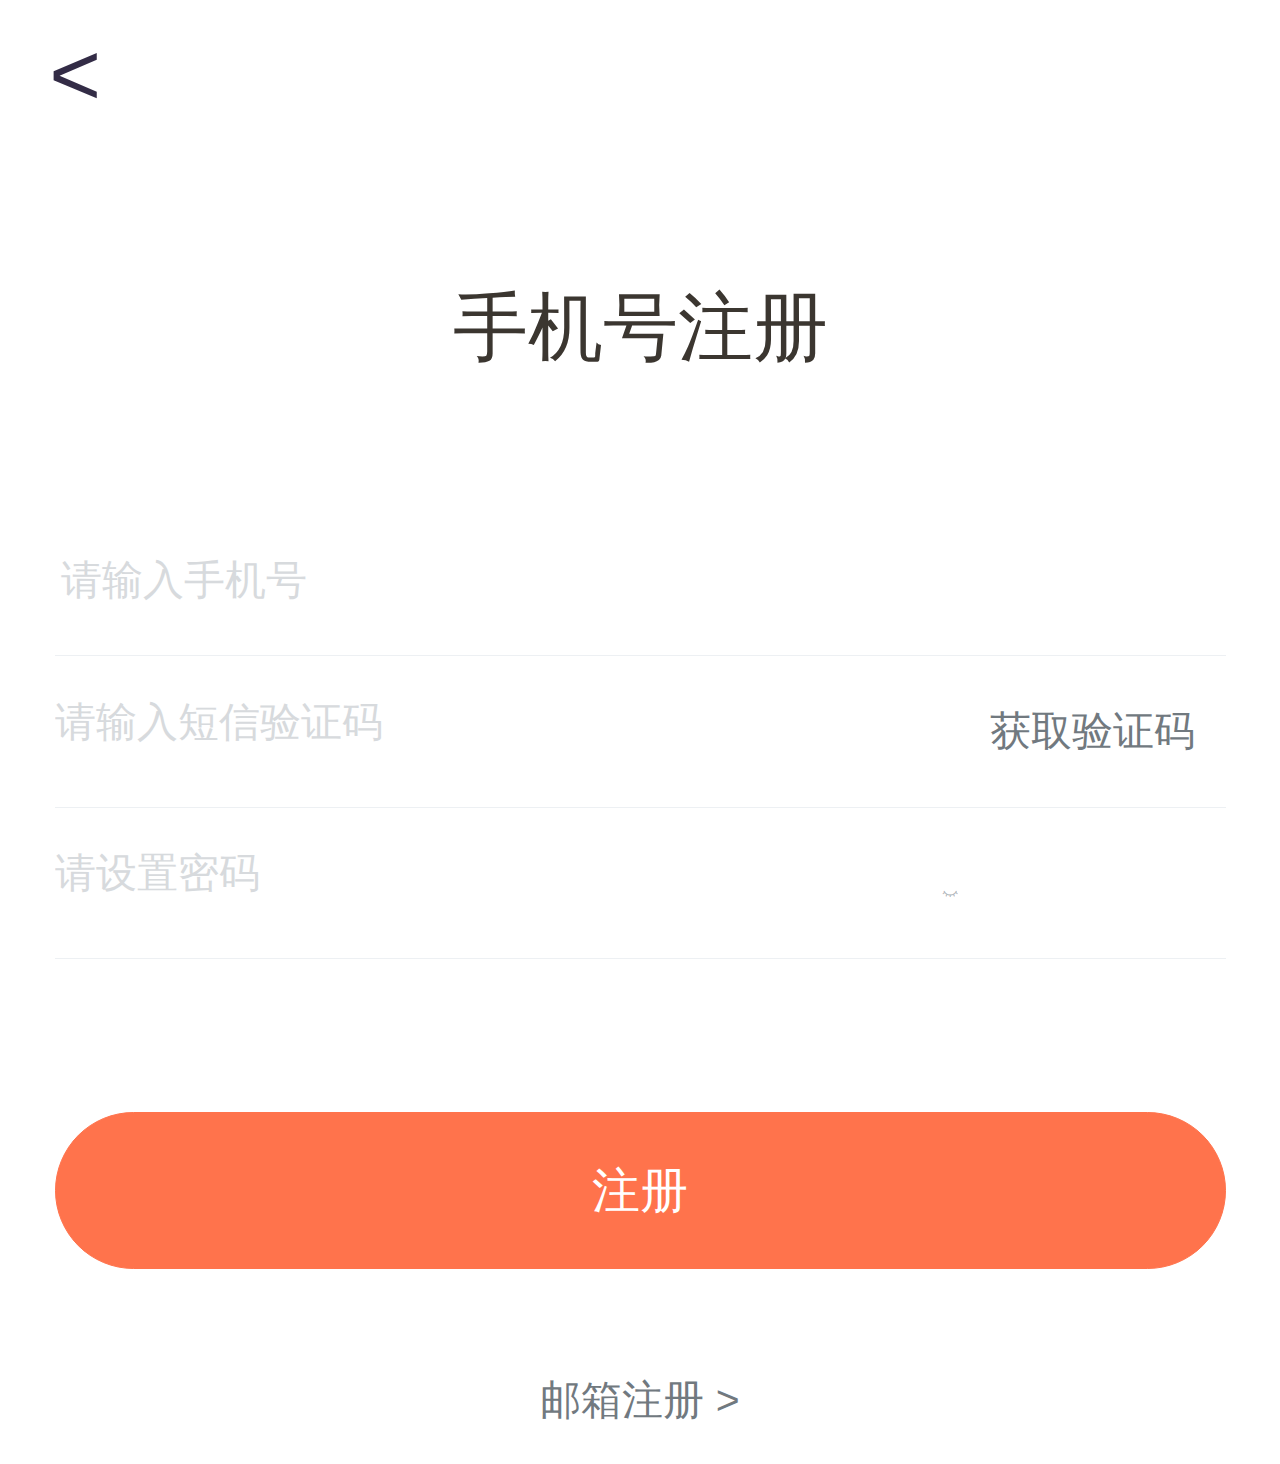
<file: reg.html>
<!DOCTYPE html>
<html lang="en">
<head>
	<meta charset="UTF-8">
	<title>注册</title>
	<meta name="viewport" content="width=device-width, user-scalable=no, initial-scale=1.0, maximum-scale=1.0, minimum-scale=1.0">
	<link rel="stylesheet" type="text/css" href="css/reg.css">
</head>
<body>
	<!-- header -->
	<div class="header">
		<div class="header_box">
			<h3>&lt</h3>
		</div>
	</div>
	<!-- section -->
	<div class="section">
		<div class="section_title">
			手机号注册
		</div>
		<div class="phone">
			<input class="input_box" id="phoneId" type="text" placeholder="请输入手机号"><span id="span-box"></span>
		</div>
		<div class="Verification_code">
			<input class="input_box1"  type="text" placeholder="请输入短信验证码">
			<a href="#"><span>获取验证码</span></a>
		</div>
		<div class="pass">
			<input class="input_box2" id="password"  type="password" placeholder="请设置密码">
			<div class="photo">
				<span id="eyes"><img src="img/ear.png"></span>
				<span id="big-eyes"><img src="img/eyes.png"></span>
			</div>
			<span id="span-box1"></span>
			
		</div>
		<div class="reg_box">
			<button class="formbtn">注册</button>
		</div>
		<div class="email">
			<a href="#">
				邮箱注册
				<span>&gt</span>
			</a>
		</div>
	</div>
</body>
</html>
<script type="text/javascript" src="js/reg.js"></script>
</file>
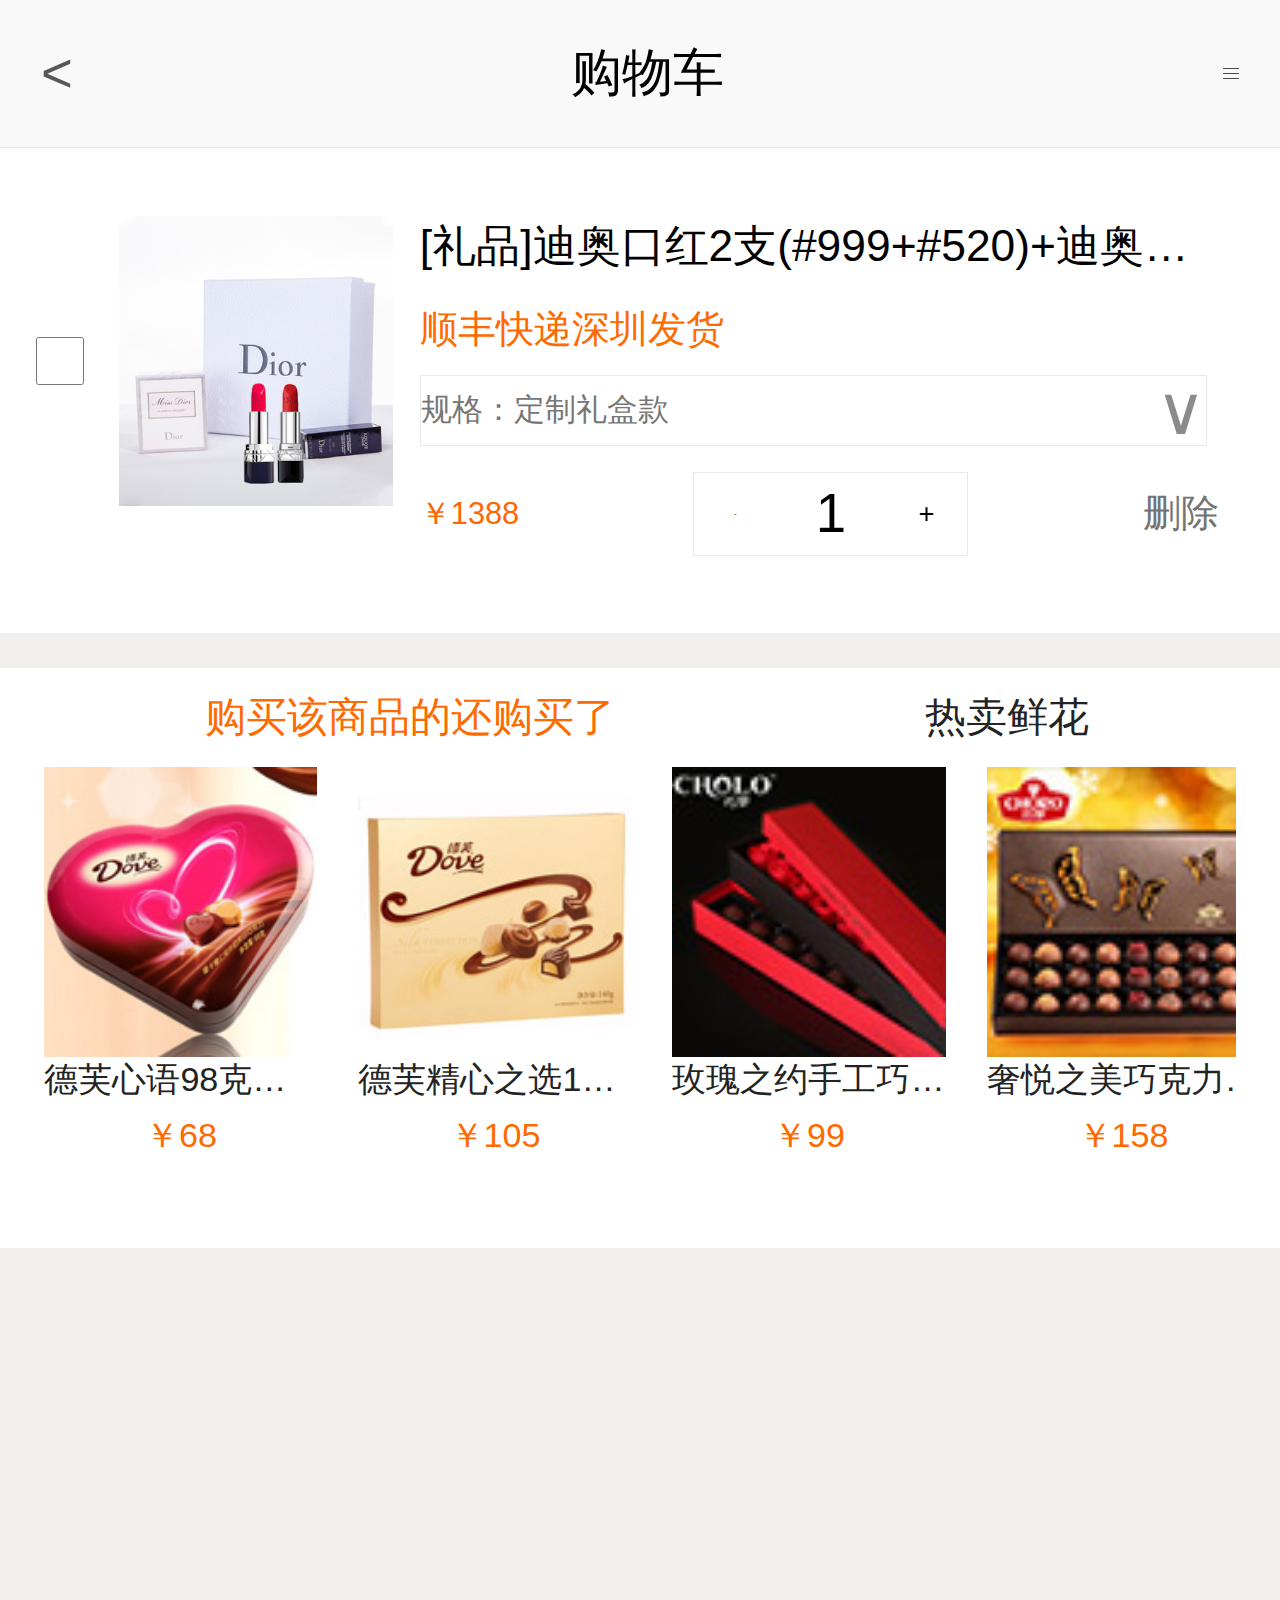
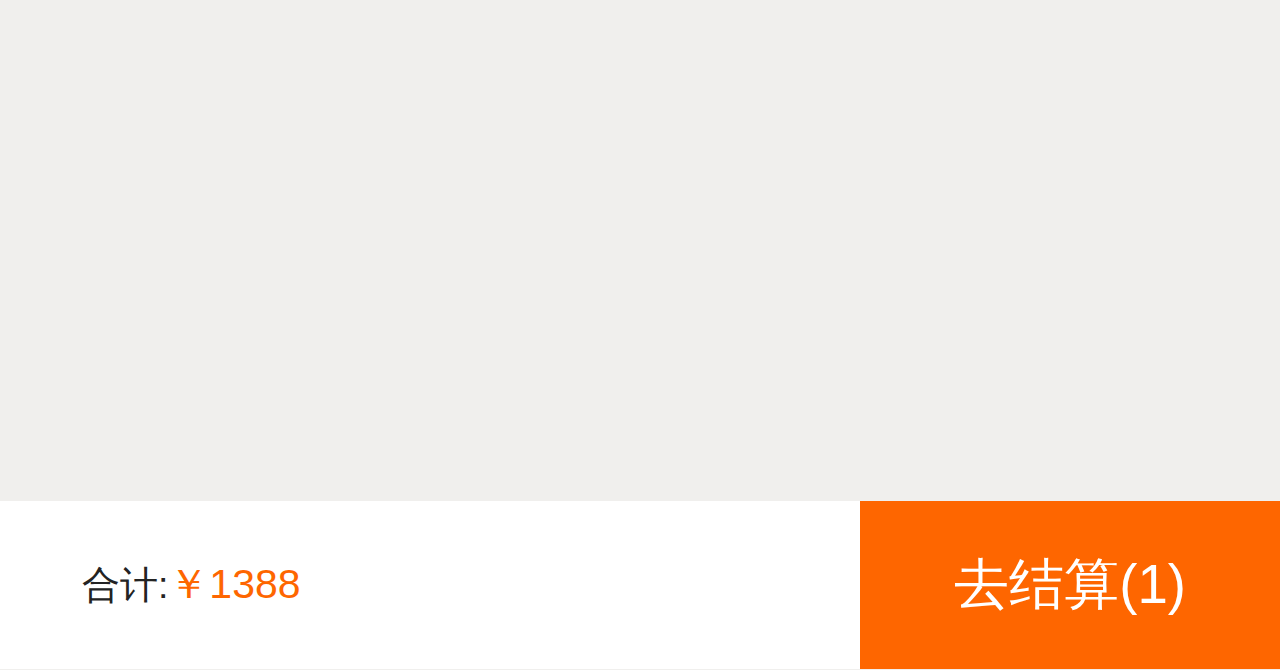
<file: shoppingcar.html>
<!DOCTYPE html>
<html lang="en">
<head>
	<meta charset="UTF-8">
	<title>购物车</title>
	<meta name="viewport" content="width=device-width, user-scalable=no, initial-scale=1.0, maximum-scale=1.0, minimum-scale=1.0">
	<link rel="stylesheet" type="text/css" href="css/shoppingcar.css">
</head>
<body>
	<!-- header -->
	<div class="header">
		<div class="Less-than">&lt;</div>
		<span>购物车</span>
		<div class="kind-of">
			<a id="kind" href="#"><img src="img/kind.png"></a>
		</div>
	</div>
	<!-- nav -->
	<div class="nav" id="nav">
		<div class="nav-box">
			<div class="nav-img">
				<a href="#"><img src="img/1.png"></a>
			</div>
			<div class="nav-word">
				<p class="first">首页</p>
			</div>
		</div>
		<div class="nav-box">
			<div class="nav-img">
				<a href="#"><img src="img/2.png"></a>
			</div>
			<div class="nav-word">
				<p class="first">分类</p>
			</div>
		</div>
		<div class="nav-box">
			<div class="nav-img">
				<a href="#"><img src="img/3.png"></a>
			</div>
			<div class="nav-word">
				<p class="first">购物车</p>
			</div>
		</div>
		<div class="nav-box">
			<div class="nav-img">
				<a href="#"><img src="img/4.png"></a>
			</div>
			<div class="nav-word">
				<p class="first">我的</p>
			</div>
		</div>
	</div>
	<!-- section -->
	<div class="section">
		<div class="section-box">
			<div class="clearfix">
				<input class="seclect" type="checkbox">
			</div>
			<div class="lipstick">
				<a href="#"><img src="img/1076053.jpg_220x240.jpg"></a>
			</div>
			<div class="p-info">
				<p class="p-name">
					<a href="#">[礼品]迪奥口红2支(#999+#520)+迪奥花漾淡香水50ml</a>
				</p>
				<p class="p-danger">顺丰快递深圳发货</p>
				<div class="p-sku">
					<p class="p-sku_on">规格：定制礼盒款</p>
					<span class="icon-arrow-down-sku" id="arrow">∨</span>
				</div>
				<div class="p-panel">
					<span class="p-price">￥1388</span>
					<div class="symbol">
						<span class="btn-min">-</span>
						<span class="number">1</span>
						<span class="btn-add">+</span>
					</div>
					<a class="delete" href="#">删除</a>
				</div>				
			</div>
		</div>
	</div>
    <!-- recommend -->
	<div class="recommend">
		<div class="recommend-nav">
			<div class="recommend-box">
				<a href="#"><p>购买该商品的还购买了</p></a>
			</div>
			<div class="recommend-box1">
				<a href="#"><p>热卖鲜花</p></a>
			</div>
		</div>
		<div class="product" style="overflow-x:scroll;overflow-y:hidden;">
			<div class="product-box">
				<div class="pircture">
					<a href="#"><img src="img/chocolate.jpg"></a>
				</div>
				<p class="product-name">德芙心语98克铁盒或109克礼盒</p>
				<p class="product-price">￥68</p>
			</div>
			<div class="product-box">
				<div class="pircture">
					<a href="#"><img src="img/3010008_m.jpg"></a>
				</div>
				<p class="product-name">德芙精心之选140克或恋语150g</p>
				<p class="product-price">￥105</p>
			</div>
			<div class="product-box">
				<div class="pircture">
					<a href="#"><img src="img/1201002.jpg_80x87.jpg"></a>
				</div>
				<p class="product-name">玫瑰之约手工巧克力礼盒</p>
				<p class="product-price">￥99</p>
			</div>
			<div class="product-box">
				<div class="pircture">
					<a href="#"><img src="img/1201003.jpg_80x87.jpg"></a>
				</div>
				<p class="product-name">奢悦之美巧克力礼盒</p>
				<p class="product-price">￥158</p>
			</div>
			<div class="product-box">
				<div class="pircture">
					<a href="#"><img src="img/1201014.jpg_80x87.jpg"></a>
				</div>
				<p class="product-name">美满良缘 巧克力礼盒</p>
				<p class="product-price">￥79</p>
			</div>
			<div class="product-box">
				<div class="pircture">
					<a href="#"><img src="img/1201018.jpg_80x87.jpg"></a>
				</div>
				<p class="product-name">玫瑰之恋巧克力礼盒</p>
				<p class="product-price">￥139</p>
			</div>
			<div class="product-box">
				<div class="pircture">
					<a href="#"><img src="img/1201015.jpg_80x87.jpg"></a>
				</div>
				<p class="product-name">玫瑰馨语巧克力礼盒10颗礼盒装</p>
				<p class="product-price">￥89</p>
			</div>
			<div class="product-box">
				<div class="pircture">
					<a href="#"><img src="img/1207009.jpg_80x87.jpg"></a>
				</div>
				<p class="product-name">巧克巧蔻定制9粒装手工夹心巧克力</p>
				<p class="product-price">￥162</p>
			</div>
			<div class="product-box">
				<div class="pircture">
					<a href="#"><img src="img/1207010.jpg_80x87.jpg"></a>
				</div>
				<p class="product-name">巧克巧蔻定制16粒装手工夹心巧克力</p>
				<p class="product-price">￥288</p>
			</div>
		</div>
	</div>
	<!-- footer -->
	<div class="footer">
		<div class="footer_left">
			<p class="total">合计:<span class="num">￥1388</span></p>
		</div>
		<div class="footer_right">
			<p class="total-num">去结算(1)</p>
		</div>

		<div class="footer-box" id="footer-box">
			<div class="error">
				<span class="error-sylbom" id="sylbom">×</span>
			</div>
			<div class="sku-info">
				<div class="sku-img">
					<img src="img/1076053.jpg_220x240.jpg"/>
				</div>
				<div class="sku-word">
					<p class="sku-name">迪奥口红2支(#999+#520)+迪奥花漾淡香水50ml</p>
					<p class="sku-price">￥1388</p>
				</div>
			</div>
			<div class="sku-guige">
				<p>规格</p>
				<div class="clearfixs">
					<a href="#">#520口红+花漾淡香水</a>
					<a href="#">定制礼盒款</a>
					<a href="#">香氛世家香水臻享套装</a>
					<a href="#">烈艳蓝金皮套礼盒</a>
				</div>
			</div>
			<div class="confirm">
				<p class="confirm_box">确认</p>
			</div>
		</div>
	</div>

</body>
</html>
<script type="text/javascript" src="js/shoppingcar.js"></script>
<script type="text/javascript" src="js/jquery-1.8.3.min.js"></script>
</file>
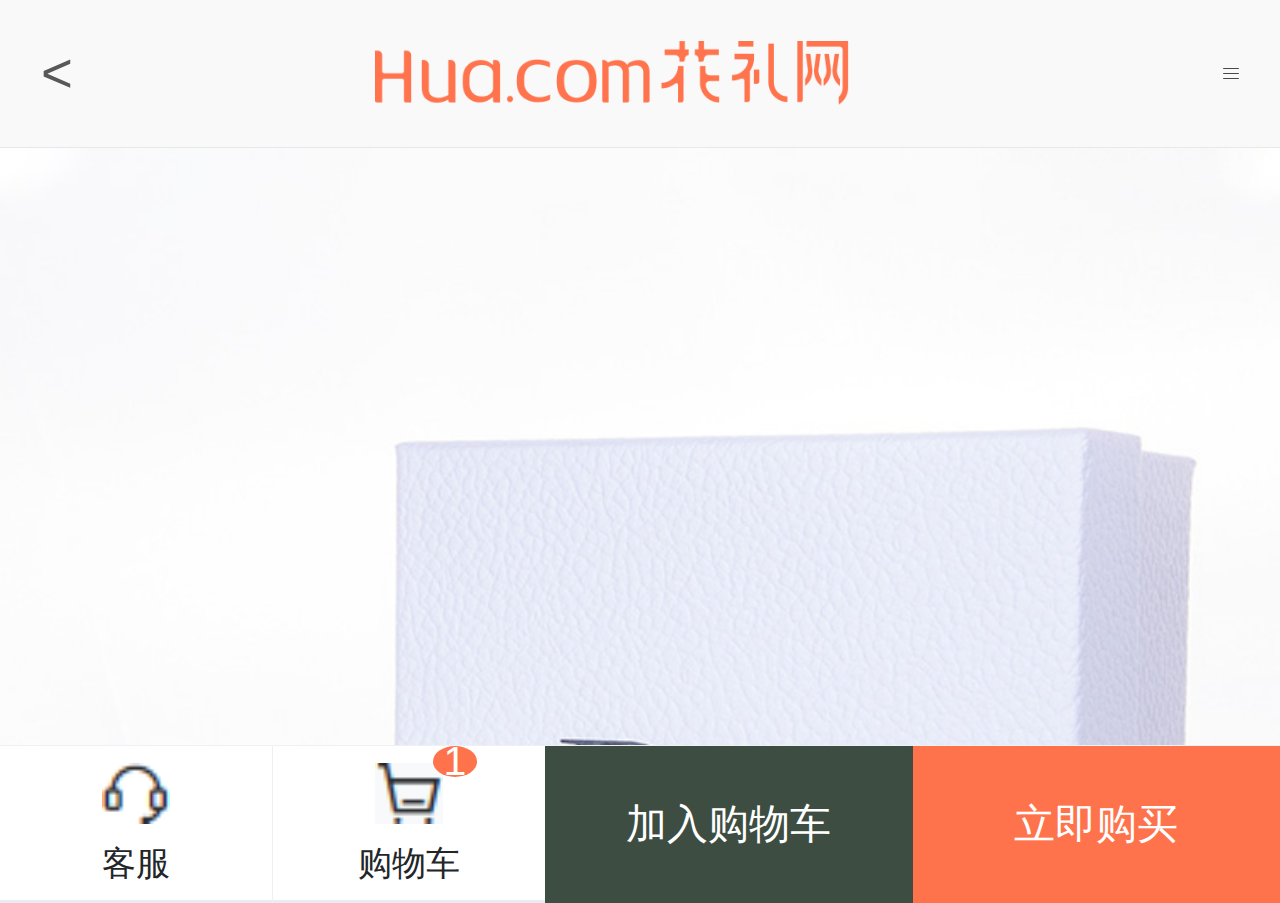
<file: spxq.html>
<!DOCTYPE html>
<html lang="en">
<head>
	<meta charset="UTF-8">
	<title>商品详情</title>
	<meta name="viewport" content="width=device-width, user-scalable=no, initial-scale=1.0, maximum-scale=1.0, minimum-scale=1.0">
	<link rel="stylesheet" type="text/css" href="css/spxq.css">
	<link rel="stylesheet" type="text/css" href="css/swiper.min.css">
</head>
<body>
	<!-- header -->
	<div class="header">
		<div class="Less-than">&lt</div>
		<!-- <span>购物车</span> -->
		<div class="ptoto">
			<img src="img/m_hualogo.png">
		</div>
		<div class="kind-of">
			<img src="img/kind.png">
		</div>
	</div>
	<!-- 轮播图 -->
<div class="content">
	<div class="swiper-container">
	  <div class="swiper-wrapper">
		    <div class="swiper-slide">
		    	<a href="#"><img src="img/1076053.jpg"></a>
		    </div>
		    <div class="swiper-slide">
		    	<a href="#"><img src="img/201902101101455657.jpg"></a>
		    </div>
		    <div class="swiper-slide">
		    	<a href="#"><img src="img/201902101101455807.jpg"></a>
		    </div>
		    <div class="swiper-slide">
		    	<a href="#"><img src="img/201902101101455857.jpg"></a>
		    </div>
	  </div>
	  <div class="swiper-pagination"></div>
    </div>
    <!-- message -->
    <div class="message">
    	<div class="message-box">
    		<div class="proinfo-head-title">
    			迪奥口红2支(#999+#520)+迪奥花漾淡香水50ml-Dior口红香水礼盒套装 
    			<span class="text-orange">迪奥专柜专属礼盒款</span>
    		</div>
    		<div class="proinfo-head-collect">
    			<a href="#"><img src="img/collection.png"></a>
    		</div>
    	</div>
    	<div class="proinfo-body">
    		<div class="proinfo-body-price">
    			<span class="proinfo-body-price-sjg">￥1388</span>
    			<span class="proinfo-body-price-jg">￥1390</span>
    		</div>
    		<div class="proinfo-body-sales">
    			已售122件
    		</div>
    	</div>
    </div>
    <!-- detailsinfo -->
    <div class="detailsinfo">
    	<div class="detailsinfo-item">
    		<div class="detailsinfo-item-title">材料</div>
    		<div class="detailsinfo-item-desc">
    			迪奥口红2支（经典组合套装，寓意我爱你久久久：dior#520口红1支、dior#999口红1支）+迪奥花漾淡香水50ml。由专柜使用DIOR专属礼盒及带Dior LOGO丝带精心包装而成。并在礼盒内洒了Dior神秘香氛，迪奥艺术礼盒精心呈现，每个细节都彰显迪奥珍礼美学！
    		</div>
    	</div>
    	<div class="hidden">
    		<div class="hidden-item-title">
    			配送
    		</div>
    		<div class="hidden-item-info">
    			本商品通过顺丰快递发货，全国可达，包邮
    		</div>
    	</div>
    	<div class="hidden">
    		<div class="hidden-item-title">
    			附送
    		</div>
    		<div class="hidden-item-info hidden-desic">
    			下单填写留言，即免费赠送精美贺卡！
    		</div>
    	</div>
    </div>
    <!-- seclected -->
    <div class="seclected">
    	<div class="skuselect">
    		<div class="hidden">
	    		<div class="hidden-item-title">
	    			已选
	    		</div>
	    		<div class="hidden-item-info hidden-desic">
	    			定制礼盒款
	    		</div>
	    		<div class="point">···</div>
    	    </div>
    	</div>
    </div>
    <!-- evaluation -->
    <div class="panel">
    	<div class="panel-head">
    		<div class="panel-head-title">
    			订单评价
    		</div>
    		<div class="panel-head-link">
    			<a href="#">最近已有6条评价&gt</a>
    		</div>
    	</div>
    	<div class="panel-body">
    		<div class="comments-item-head">
    			<div class="comments-item-head-left">
    				<img class="comments-item-head-pic" src="img/132.jpg">
    				<span class="comments-item-head-name">不**强</span>
    			</div>
    			<div class="comments-item-head-right">
    			</div>
    		</div>
    		<div class="comments-item-content">
    			非常精美的礼物！
    		</div>
    		<div class="comments-item-address">
    			广东省东莞市南城街道
    		</div>
    	</div>
    	<div class="panel-body">
    		<div class="comments-item-head">
    			<div class="comments-item-head-left">
    				<img class="comments-item-head-pic" src="img/avatar_default_09.jpg">
    				<span class="comments-item-head-name">没**过</span>
    			</div>
    			<div class="comments-item-head-right">
    			</div>
    		</div>
    		<div class="comments-item-content">
    			很精美，很喜欢
    		</div>
    		<div class="comments-item-address">
    			四川成都市武侯区
    		</div>
    	</div>
    	<div class="panel-body">
    		<div class="comments-item-head">
    			<div class="comments-item-head-left">
    				<img class="comments-item-head-pic" src="img/456.jpg">
    				<span class="comments-item-head-name">X*n</span>
    			</div>
    			<div class="comments-item-head-right">
    			</div>
    		</div>
    		<div class="comments-item-content">
    			好好好好好
    		</div>
    		<div class="comments-item-address">
    			四川成都市金牛区
    		</div>
    	</div>
    </div>
    <!-- Graphic  -->
    <div class="Graphic">
    	<div class="Graphic-box">
    		<div class="panel-head-title">
    			图文详情
    		</div>
    	</div>
    	<div class="proimgdetails">
    		<div class="leaves">
    			<img class="leaves-img" src="img/by_2018121319184356.jpg">
    		</div>
    		<div class="boxes">
    			<img class="boxes-img" src="img/by_20181213191843224.jpg">
    		</div>
    		<div class="perfume">
    			<img class="perfume-img" src="img/by_20181213191843399.jpg">
    		</div>
    		<div class="fresh">
    			<img class="fresh-img" src="img/by_20181213191843580.jpg">
    		</div>
    		<div class="flame">
    			<img class="flame-img" src="img/by_20181213191843715.jpg">
    		</div>
    		<div class="flames">
    			<img class="flames-img" src="img/by_20181213194243160.jpg">
    		</div>
    		<div class="lipstick">
    			<img class="lipstick-img" src="img/by_20180614163551919.jpg">
    		</div>
    	</div>
    </div>
</div>
    <!-- footer -->
    <div class="footer">
    	<div class="footer-box">
    		<div class="footer-tabbar">
    			<div class="tabbar-img">
    				<a href="#"><img src="img/kefu.png"></a>
    			</div>
    			<div class="tabbar-word">
    				<p>客服</p>
    			</div>
    		</div>
    	    <div class="footer-tabbars">
    	    	<div class="tabbar-img">
    				<a href="#"><img src="img/car.png"></a>
    			</div>
    			<div class="tabbar-word">
    				<p>购物车</p>
    			</div>
                <div class="circle">1</div>
    	    </div>
    	    <div class="add">
    	    	<a href="#">加入购物车</a>
    	    </div>
    	    <div class="buy">
    	    	<a href="#">立即购买</a>
    	    </div>
    	</div>
    </div>
</body>
</html>
<script type="text/javascript" src="js/swiper.min.js"></script>
<script>
	var mySwiper = new Swiper('.swiper-container', {
		// autoplay: true,//可选选项，自动滑动
		 pagination: {
	        el: '.swiper-pagination',
	        type: 'fraction'
         }
	})
</script>
</file>
<file: css/iconfont.css>
@font-face {font-family: "iconfont";
  src: url('../font/iconfont.eot?t=1554686883038'); /* IE9 */
  src: url('../font/iconfont.eot?t=1554686883038#iefix') format('embedded-opentype'), /* IE6-IE8 */
  url('[data-uri]') format('woff2'),
  url('iconfont.woff?t=1554686883038') format('woff'),
  url('../font/iconfont.ttf?t=1554686883038') format('truetype'), /* chrome, firefox, opera, Safari, Android, iOS 4.2+ */
  url('../font/iconfont.svg?t=1554686883038#iconfont') format('svg'); /* iOS 4.1- */
}

.iconfont {
  font-family: "iconfont" !important;
  font-size: 16px;
  font-style: normal;
  -webkit-font-smoothing: antialiased;
  -moz-osx-font-smoothing: grayscale;
}

.icon-fenlei:before {
  content: "\e622";
}
</file>
<file: css/index.css>
body,p,dl,dd,ul,ol,li,div,h1,h2,h3,h4,h5,h6,form,input,table,tr,td{
	margin:0;
	padding:0;
}
  body{
  	font-family: "微软雅黑",Arial;
  	background: #e9ecf0;
    width: 100%;
  	height: 100%;
    box-sizing:border-box;
  	display: -webkit-flex;
  	-webkit-flex-direction:column;
  }
html{
	/*font-size: 100px;*/
	font-size: 26.67vw;
	height: 100%;
}
ul,ol{
	list-style:none;
}
img{
	border: 0;
}

/*header*/

.header_top{
	width: 100%;
	height:0.48rem;
	background:#435448;
	display: flex;
	justify-content: space-between;
	align-items: center;
}
.header_top .iconfont{
	font-size:0.18rem;
	color: white;
	margin-left:0.16rem;
}
.flower_net img{
    display: block;
    width:1.5rem;
    height: 0.2rem;
}
.header_top h3{
	font-size:0.12rem;
	color: white;
	font-weight: normal;
	margin-right: 0.12rem;
}
.header_top h3 a{
	color: white;
    text-decoration: none;
}
.content{
	overflow-y:auto;
	overflow-x: hidden;
	flex: 1;
}
/*轮播图*/
.swiper-slide img{
	display: block;
	width: 100%;
	height: 1.8rem;
}
/*14年品牌*/
.brand{
	width: 100%;
	height: 0.36rem;
	/*background: red;*/
	display: flex;
	justify-content:space-around;
	align-items: center;
	background: white;
}
.yes{
	display: flex;
	align-items: center;
  height:.2rem;
}
.yes img{
  width: .11rem;
}
.yes h4{
	font-size:0.12rem;
    font-weight: 100; 
  }

/*species*/
.species{
	width: 100%;
	height:.68rem;
	/*background: red;*/
	display: flex;
	justify-content: space-around;
	align-items: center;
	background: white;
}
.species_box{
	display: flex;
	flex-direction: column;
	align-items: center;
}
.species_box a img{
	display: block;
	width:.36rem;
	height:.36rem;
}
.species_box a{
	color: #232628;
	text-decoration: none;
}
.species_box  p{
	font-size: 0.12rem;
}
  /*The novice exclusive */
  .exclusive{
  	width: 100%;
  	height: 1.08rem;
  	background: red;
 }
 .exclusive_box{
 	width: 100%;
 	height:1.08rem;
 }
 .exclusive_box a img{
 	width: 100%;
 	height:1.08rem;
 	display: block;
 }
 /*一秒选花*/
 .select{
 	width: 100%;
 	height: .4rem;
 	display:flex;
 	align-items: center;
 	background: white;
 }
 
 .select h3{
 	font-size: 0.14rem;
 	text-indent:6px;
 	font-weight: normal;
 }
 .select_box{
 	display: flex;
 	align-items: center;
 	margin-left:0.12rem;
 }
 .select_box img{
 	height: 0.16rem;
 	display: block;
 }
  /*Sending flowers*/
  .Sending{
  	width: 100%;
  	height:1.5rem;
  	/*background: red;*/
  	display: flex;
  	justify-content: space-around;
  	align-items: center;
  	background: white;
  }
  .lovers{
  		position: relative;
  }
  .lovers img{
  	width:1.16rem;
  	height:1.26rem;
  	display: block;
  }
  .lovers span{
  	font-size: 0.12rem;
  	position: absolute;
  	left:.36rem;
  	top:0.12rem;
  }
  /*生日祝福*/
  .birthday{
  	width: 100%;
  	height:0.98rem;
  	background:white;
  }
  .birthday{
   display: flex;
   justify-content: space-around;
  }
  .birthday_box img{
   width:.86rem;
   height: .98rem;
   display: block;
  }
  .birthday_box{
  	position: relative;
  }
  .birthday_box span{
  	font-size: 0.12rem;
  	position: absolute;
  	left:.18rem;
  	top:0.12rem; 
  }
  /*热销榜*/
  .hotlist{
  	width:100%;
  	height: 1.6rem;
  	/*background: red;*/
  	border: 1px solid #e9ecf0;
  	display: flex;
  }
  .hotlist_left{
  	width:1.8rem;
  	height:1.6rem;
  	background: skyblue;
  	border-right: 1px solid #e9ecf0;
  	background: url(../img/m_home_ranklist.png) no-repeat center;
  	background-size:100% 100%; 
  }
  .hotlist_left p{
  	font-size:.12rem;
  	color: #232628;
  	margin-left:.12rem;
  }
  .hotlist_left p:nth-child(1){
  	
  	padding-top:.16rem;
  }
  .hotlist_left p:nth-child(2){
  	font-size:.1rem;
  	color:#71797f;
  	padding-top:0.04rem;
  }
  .everyone_box{
  	display: flex;
  	margin-top:.82rem;
  	margin-left:.12rem; 
  }
  .everyone_box a{
  	display: block;
  	width: .62rem;
  	height: .16rem;
  	background:#ff734c;
  	color: white;
  	font-size:0.09rem;
  	text-align: center;
  	line-height: .16rem;
  	border-radius: 0.08rem;
  	text-decoration:none;
  }
  .everyone_box span{
  	font-size: .1rem;
  	color: #232628;
  	text-indent:.23rem;
  }
  .hotlist_left:nth-child(2){
  	width:1.92rem;
  	height:1.6rem;
  	/*background:orange;*/
  	background: url(../img/m_home_special.png) no-repeat center;
  	background-size: 100% 100%;
  }
  .everyone_box .money{
  	color:#b4babf;
  	font-size: 1rem;
  	text-decoration: line-through;
  }
  /*新品*/
  .new{
  	width: 100%;
  	height:1.3rem;
  	background:white;
  	display: flex;
  	justify-content: space-around;
  }
  .new_box img{
  	width:1.17rem;
  	height: 1.3rem;
  	display: block;
  }
  .new_box{
  	position: relative;
  }
  .box{
  	width:100%;
  	height: .24rem;
  	background: black;
  	opacity:0.7;
  	position: absolute;
  	left: 0;
  	bottom: 0;
  	font-size:.12rem;
  	color: white;
  	text-align: center;
  	line-height: .24rem;
  }
  
  /*推荐*/
  .recommended{
  	width: 100%;
  	height: .56rem;
  	background:white;
  }
  .recommended h3{
  	font-size:.16rem;
  	color: #232628;
  	font-weight: 100;
  	text-align: center;
  	line-height: .56rem;
  }
  /*heretofore*/
  .heretofore{
  	width: 100%;
  }
  .heretofore_box{
  	display: flex;
  }
  .heretofore_left{
  	width: 1.76rem;
  	height: 1.92rem;
  }
  .heretofore_left img{
  	display: block;
  	width: 1.76rem;
  	height: 1.92rem;
  }
 .heretofore_right{
 	width: 2rem;
 	height: 1.92rem;
 	background:white;
 }
 .words{
 	margin:0rem .24rem;
 	border-bottom:1px solid #eef0f4; 
 }
 .words p{
 	font-size:.14rem;
 	color: #727375;
 	line-height: .18rem;
 }
 .words p:nth-child(1){
 	padding-top: .23rem;
 }
  .words p:nth-child(2){
 	font-size:.1rem;
 }
 .words a{
 	display: block;
 	width:.6rem;
 	height:.15rem;
 	border:1px solid #ff8d6e;
 	text-align: center;
 	color:#ff734c;
 	line-height:.15rem;
 	text-decoration:none;
 	font-size:.1rem;
 	border-radius:0.07rem;
 	margin-top: 0.08rem;
 	margin-bottom: .11rem;
 }
 .classic{
 	margin:0rem .24rem;
 	border-bottom: 1px solid #eef0f4;
 }
 .classic p{
 	font-size:.12rem;
 	color:#232628;
 	padding-top: .12rem;
 	padding-bottom: .12rem;
 }
 .shopcar{
 	margin:0rem .24rem;
 	height:.47rem;
	display: flex;
	align-items: center;
 }
 .shopcar_span{
 	display: flex;
 }
.shopcar_span span{
	font-size:.14rem;
	color: #ff734c;
	padding-top: 0.01rem;
}
.shopcar_span span:nth-child(2){
	color: #71797f;
	text-decoration:line-through;
	font-size:0.08rem;
}
.shopcar p{
	font-size:.1rem;
	color:#71797f;
}

.shopcar_left{
	height:.47rem; 
}
.shopcar_right img{
	width: .18rem;
	height: .17rem;
	display: block;
	margin-left:.46rem;
}
/*永生花推荐*/
.Eternal{
	width: 100%;
	height: .56rem;
	background: red;
	font-size:.16rem;
	color:#232628;
	text-align: center;
	line-height: .56rem;
	background: white;
}
/*商品详情*/
.goodslist{
	width: 100%; 
	display: flex;
	justify-content:center;
	flex-wrap: wrap;
}
.goodslist_left{
	width:50%;
	height: 3rem;
}
.goodslist_top{
	width:100%;
	height:1.92rem;
}
.goodslist_top img{
	width: 100%;
	height: 100%;
	display: block;
}
.goodslist_bottom{
	width:100%;
	height: 1.1rem;
	background:white;
}
.Host_style{
	padding-top: 0.05rem;
}

.unlimited{
	width: .58rem;
	height:.15rem;
	border: 1px solid #ff9f84;
	text-align: center;
	font-size:.1rem;
	color: #ff734c;
	line-height: .15rem;
	border-radius: 0.07rem;
	margin-top: 0.08rem;
}
.unlimited a{
	color: #ff734c;
	text-decoration:none;
}
.girl p{
	font-size:.14rem;
	color:#727375;
	padding-top: .1rem;
	padding-bottom:.1rem;
}
.money_box{
	width: 1.6rem;
	height: .35rem;
	background: green;
}
.money_left{
	width: 1.6rem;
	height: .35rem;
	display: flex;
}
.money_left span{
	font-size:.14rem;
	color:#ff734c;
}
.money_left p{
	font-size:.1rem;
	color:#71797f; 
}
.shopcar_box{
   margin:0rem 0rem;
} 
/*企业团购*/
.Enterprise_group{
	width: 100%;
	height: 1.25rem;
}
.Enterprise_group img{
	width: 100%;
	height: 100%;
	display: block;
}
/*为什么选择我们*/

.brands{
    width: 100%;
}
.brands_top{
	width: 100%;
	height: .56rem;
	background:white;
	text-align: center;
	line-height: .56rem;
}
.brands_top h3{
    font-size:.15rem;
	color:#232628;
	font-weight: normal;
}
.brands_bottom{
	width: 100%;
	height: 2.16rem;
	background: white;
	display: flex;
	flex-wrap: wrap;
}
.brands-item{
	width:1.24rem;
	height: 1.08rem;
	text-align: center;
}
.brands-item img{
	display:block;
	width: .64rem;
	height: .64rem;
	margin-left:.31rem;
}
.brands-item p{
	font-size:.11rem;
	color: #232628;
	padding-top: 0.07rem;
}
/*footer*/
.footer{
	width: 100%;
	background:white;
}
.footer-links{
	width: 100%;
	height: .58rem;
	display: flex;
	align-items: center;
	justify-content: space-around;
}
 .footer-links-item{
 	display: block;
	color: #232628;
	font-size:.11rem;
	text-decoration:none;
    width:.66rem;
    height: .24rem;
    background:#e9ecf0;
    color: #232628;
    text-align: center;
    line-height: .24rem;
}
.brower{
	width: 100%;
	height: .56rem;
	display: flex;
	justify-content: space-around;

}
.brower_box{
	width: .46rem;
	height: .56rem;
	display: flex;
	flex-direction: column;
	align-items: center;
}
.brower_box img{
	width: .36rem;
	height: .36rem;
	display: block;
}
.brower_box p{
	font-size:.11rem;
	color:#232628;
}
.copyright{
	width: 100%;
	height:.54rem;
	text-align: center;
}
.copyright p{
	font-size:0.09rem;
	color: #b4bac9;
	padding-top: .16rem;
}
/*Tabbar*/
.tabbar{
	width: 100%;
	height: .49rem;
	background:white;
  display: flex;
}
.tabbar-item{
	width:.9rem;
	height:.49rem;
  display: flex;
  justify-content: center;
  flex-direction: column;
}
.tabbar_box{
	width: .9rem;
	height: .26rem;
  display: flex;
  justify-content: center;
 
}
.tabbar_box img{
	width:0.24rem;
	height: 100%;
	display: block;
}
.tabbar_words{
  text-align:center;
}
.tabbar_words p{
	width: .94rem;
    font-size:.1rem;
    color:#232628;
}
.tabbar_words .kind{
  color: #ff734c;
}
</file>
<file: css/classification.css>
body,p,dl,dd,ul,ol,li,div,h1,h2,h3,h4,h5,h6,form,input,table,tr,td{
	margin:0;
	padding:0;
}
body{
	font-family: "微软雅黑",Arial;
	background: #e9ecf0;
	background: white;
	/*height: 100%;
	display: -webkit-flex;
	-webkit-flex-direction:column;*/
}
html{
	/*font-size: 100px;*/
	font-size: 26.67vw;
	/*height: 100%;*/
}
ul,ol{
	list-style:none;
}
img{
	border: 0;
}
/*header*/
.header{
	width: 100%;
	height:.41rem;
	border-bottom: 1px solid #f1f3f6;
}
.header-box{
	display: flex;
}
.headerbar-back{
	width:.42rem;
	height:.42rem;
	line-height: .42rem;
}
.headerbar-back span{
    font-size:.24rem;
	color:#935234;
	display: flex;
	text-indent:.1rem;
}
.headerbar-content-left{
	width: .33rem;
	height: .33rem;
	background:#e9ecf0;
	margin-top:0.04rem;
	margin-left:0.05rem;
	border-top-left-radius: 0.03rem;
	border-bottom-left-radius:0.03rem;  
}
.header-img{
	margin-left: .1rem;
	margin-top: .1rem;
}
.headerbar-content-left img{
	display: flex;
}
.search{
	width:2.62rem;
	height:.33rem;
	display: flex;
	outline: none;
	border-left: none;
	border: none;
	background: #e9ecf0;
	margin-top:0.04rem;
	border-top-right-radius: 0.03rem;
	border-bottom-right-radius:0.03rem; 
}
input::-webkit-input-placeholder{
	color: #7f8285;
	font-size: .12rem;
}

/*section*/

.section{
	display: flex;
}
.catebox-menu{
	width:.9rem;
	height: 5.6rem;
	border-right:2px solid #f4f5f8;	
}
.catebox-menu-item{
	width:.91rem;
	height:.52rem;
	line-height: .52rem;
	text-align: center;
}
.catebox-menu-item a{
	font-size:.12rem;
	color:#232628;
	text-decoration: none;
	display: block;
}
.catebox-menu-item:nth-child(1) a{
	color:#ff734c;
}
.artile{
	width: 2.75rem;
	padding-top:.1rem;
	margin-left:0.04rem;
}
.catebox-details{
	width: 2.75rem;
}
.catebox-img{
	width:2.54rem;
	height:.81rem;
    margin-left:.1rem;
    background: url(../img/18_birthday_all_m.jpg);
    background-size:100% 100%; 
}
.catebox-details-list{
	width:2.54rem;
	margin-left:0.1rem;
	display: flex;
	flex-wrap: wrap;
}
.catebox-details-item{
	width:.845rem;
	height:.89rem;
}
.catebox-details-item a{
	width: .85rem;
	height: .54rem;
	display: block;
	text-decoration: none;
	color: #57596b;
	padding-top:.2rem;
}
.red-flower{
	width:.52rem;
	height:.52rem;
	display: block;
	margin-left:.15rem;
	border-radius: 50%;
}
.catebox-details-item-desc{
	font-size:.1rem;
	color:#57596b;
	text-align: center;
	margin-top:0.04rem;
}
.flowers{
	display: none;
}
#catebox02{
	background:url("../img/m_category_banner_flower.jpg");
	background-size:100% 100%; 
}
.eternal-life{
	display:none;
}
#catebox03{
	background:url("../img/m_category_banner_ppf.jpg");
	background-size:100% 100%;
}
.cake{
	display: none;
}
#catebox04{
	background:url("../img/m_category_banner_cake.jpg");
	background-size:100% 100%;
}
.chocolate{
	display: none;
}
#catebox05{
	background:url("../img/m_category_banner_chocolate.jpg");
	background-size:100% 100%;
}
.gift{
	display: none;
}
#catebox06{
	background:url("../img/m_category_banner_gift.jpg");
	background-size:100% 100%;
}
.gift-baskets{
	display: none;
}
#catebox07{
	background:url("../img/m_category_banner_baseket.jpg");
	background-size:100% 100%;
}
.green-plant{
	display: none;
}
#catebox08{
	background:url("../img/m_category_banner_plant.jpg");
	background-size:100% 100%;
}
/*Tabbar*/
.tabbar{
	width: 100%;
	height: .49rem;
	background:white;
  display: flex;
  justify-content:center;
}
.tabbar-item{
	width:.9rem;
	height:.49rem;
  display: flex;
  justify-content: center;
  flex-direction: column;
}
.tabbar_box{
	width: .9rem;
	height: .26rem;
  display: flex;
  justify-content: center;
 
}
.tabbar_box img{
	width:0.24rem;
	height: 100%;
	display: block;
}
.tabbar_words{
  text-align:center;
}
.tabbar_words .kind{
	color: #ff734c;
}
.tabbar_words p{
	width: .94rem;
    font-size:.1rem;
    color:#232628;
}
</file>
<file: css/login.css>
body,p,dl,dd,ul,ol,li,div,h1,h2,h3,h4,h5,h6,form,input,table,tr,td{
	margin:0;
	padding:0;
}
body{
	font-family: "微软雅黑",Arial;
	background: #e9ecf0;
	background: white;
	/*height: 100%;
	display: -webkit-flex;
	-webkit-flex-direction:column;*/
}
html{
	/*font-size: 100px;*/
	font-size: 26.67vw;
	/*height: 100%;*/
}
ul,ol{
	list-style:none;
}
img{
	border: 0;
}
/*header*/
.header{
	width: 100%;
	height: .44rem;
}
.header_box{
	width: .44rem;
	height: .44rem;
	text-align: center;
	line-height: .44rem;
	display: flex;
	justify-content: center;
	align-items: center;
}
.header_box img{
	display: block;
	width: .18rem;
	height: .17rem;
	font-size:.26rem;
	color:#332c46;
}
/*section*/
.section{
	width: 100%;
	/*height: 3.81rem;*/
}
.section_title{
	width: 100%;
	height: 1.04rem;
	font-size:.22rem;
	color:#3b3630;
    display: flex;
    justify-content: center;
    align-items: center;
}
.section_title img{
	display: block;
	height:1.9rem;
	height: .25rem;
}
.phone{
	width: 3.43rem;
	height: .44rem;
	display:flex;
	margin-left: .16rem;
	border-bottom: 1px solid  #edf0f3;
}
input::-webkit-input-placeholder{
    color:#d7dadd;
    font-size: .12rem;
}
.input_box{
	width:3.43rem;
	border:none;
	font-size:.12rem;
	text-indent: 0.02rem;
	outline: none;
}
#span-box{
	font-size: .14rem;
	color: red;
	display:block;
	height: .44rem;
	line-height: .44rem;
}
.Verification_code{
	width: 3.43rem;
	height: .44rem;
	display:flex;
	margin-left: .16rem;
	border-bottom: 1px solid  #edf0f3;
}
.Verification_code a{
	text-decoration: none;
}
.Verification_code span{
	font-size:.12rem;
	color:#71797f;
	line-height: .44rem;
	display: flex;
}
.input_box1{
	border:none;
	width:2.74rem;
	outline: none;
}
.pass{
	width: 3.43rem;
	height: .44rem;
	display:flex;
	margin-left: .16rem;
	border-bottom: 1px solid  #edf0f3;
}
.input_box2{
	border:none;
	width: 3.13rem;
	outline: none;
}
.photo{
	display: flex;
	height: .44rem;
	margin-top: .24rem;
}
.photo img{
	display:block;
}
.photo span{
	display: block;
	width: .2rem;
	height: .44rem;
}
.photo span:nth-child(2){
	display: none;
}
.reg_box{
	width: 100%;
	height:.46rem;
	display: flex;
	margin-top: .45rem;
}
.formbtn{
	width: 3.43rem;
	height: .46rem;
	background:#ff734c;
	border:1px solid #ff734c;
	color: white;
	font-size:.14rem;
	border-radius:.25rem;
	margin-left:.16rem;
	outline: none;
}
.flex{
	width: 100%;
	height: .37rem;
	/*background: red;*/
	margin-top: .16rem;
}
.flex_box{
	display: flex;
}
.account{
	font-size:.12rem;
	color:#71797f; 
	width: 1.71rem;
	height: .37rem;
	text-align: center;
	line-height: .37rem;
	margin-left:.21rem;
}
/*footer*/
.thirdparty-login{
	width: 100%;
	height: .44rem;
	/*background: skyblue;*/
	margin-top:0.5rem;
}
.thirdparty{
	display: flex;
}
.qq{
	display: flex;
	width:1.88rem;
	height:.45rem;
	justify-content: center;
	align-items: center;
}
.qq img{
	width: .24rem;
	height: .25rem;
	display: block;
}
.qq span{
	font-size:.12rem;
	color: #71797f;
	text-indent: 0.07rem;
}
</file>
<file: css/Personalcenter.css>
body,p,dl,dd,ul,ol,li,div,h1,h2,h3,h4,h5,h6,form,input,table,tr,td{
	margin:0;
	padding:0;
}
body{
	font-family: "微软雅黑",Arial;
	background: #e9ecf0;
	background: white;
	/*height: 100%;
	display: -webkit-flex;
	-webkit-flex-direction:column;*/
}
html{
	/*font-size: 100px;*/
	font-size: 26.67vw;
	/*height: 100%;*/
}
ul,ol{
	list-style:none;
}
img{
	border: 0;
}
.header{
	width:100%;
	height:.44rem;
	background:white;
	display: flex;
}
.header_left{
	width: .88rem;
	height: .44rem;
}
.header_left h3{
	font-size:.35rem;
	color:#292c50;
	padding-left: .17rem;
	font-weight:normal;	
}
.header_center{
	width: 1.99rem;
	height: .44rem;
	text-align: center;
	line-height: .44rem;
}
.header_center h3{
	font-weight: normal;
	font-size:.15rem;
	color: #23264b;
}
/*section*/
.section{
	width: 100%;
	height: 5.73rem;
	background:#e5e8ec;
}
.section_top{
	width: 100%;
	height: 1.12rem;
	background: orange;
}
.box{
	display: flex;
    justify-content: center;
    align-items: center;
    padding-top: .24rem;
}
.box_photo{
	background: pink;
	width:.64rem;
	height:.64rem;
	border-radius: 50%;
}
.box_photo img{
	width: .6rem;
	height: .6rem;
	display: block;
	border-radius: 50%;
	margin:0.02rem;
}
.box_words{
	/*background: greenyellow;*/
	width: .98rem;
	height: .41rem;
	margin-left: .21rem;
}
.box_words p{
	font-size:.1rem;
	color:white;
}
.members{
	width: .66rem;
	height: .17rem;
	background: #fe6600;
	border-radius: 0.09rem;	
	margin-top:0.07rem;
	font-size:.1rem;
	text-align: center;
	line-height: .17rem;
}
.box_words a{
	color: white;
	text-decoration: none;
}
.panel{
	width:3.6rem;
	height: 1.17rem;
	background:white;
	margin:0 0.08rem;
	margin-bottom:0.08rem;
	border-radius: 0.06rem;
}
.panel-head{
	width: 3.6rem;
	height: .44rem;
}
.panel_box{
	line-height: .44rem;
    display: flex;
    margin: 0rem .18rem;
    border-bottom:1px solid #edf0f3;
}
.panel_box1{
	width:1.63rem;
	height:.44rem;
	font-size:.15rem;
	color:#232628;
	margin-left: .16rem;
}
.panel_box2{
	width:1.63rem;
	height:.44rem;
	font-size:.15rem;
	color:#232628;
	text-indent:0.7rem;
}
.panel-body{
	width: 3.6rem;
	height: .73rem;	
	display: flex;
}
.panel-body1{
	width: 1.2rem;
	height: .73rem;
	display: flex;
	flex-direction: column;
	align-items: center;
	justify-content: center;
}
.order-item-icon{
	width: .32rem;
	height: .32rem;
	display: block;
}
.panel-body1 p{
	font-size:.12rem;
	color:#232628;
}
.preferential{
	width: 3.6rem;
	height: 1.8rem;
	background: white;
	margin: 0 0.08rem;
    margin-bottom: 0.08rem;
    border-radius: 0.06rem;
}
.linkbox{
	width:3.6rem;
	height:1rem;
}
.linkbox-item{
	display: flex;
    border-bottom:1px solid #f2f4f6;
}
.linkbox-itemy{
	margin:0rem .18rem;
	border:none;
}
.linkbox-items{
	width: .9rem;
	height: .9rem;
	display: flex;
	justify-content: center;
	align-items: center;
	flex-direction: column;
}
.vouchers{
	width: .2rem;
	height: .2rem;
}
.vouchers_word{
	width: .9rem;
	text-align:center;
}
.linkbox-items img{
	width: .2rem;
	height: .2rem;
	display: block;
}
.linkbox-items p{
	font-size:.11rem;
	color:#232628;
	margin-top: .14rem; 
}
.help{
	width: 3.6rem;
	height: .9rem;
	border-radius: 0.06rem;
	background: white;
	margin:0 0.08rem;
	}
/*Tabbar*/
.tabbar{
	width: 100%;
	height: .49rem;
	background: white;
	display: flex;
	align-items: center;
}
.tabbar-item{
	width: .94rem;
	height: .49rem;
	align-items: center;
}
.tabbar-item img{
	width:.24rem;
	height: .26rem;
	display: block;
	padding-left:.36rem;
}
.tabbar-item p{
	font-size:.1rem;
	color:#232628;
	text-align: center;
	padding-top: 0.08rem;
}
.tabbar-item .first_page{
	color: #ff734c;
}
/*Tabbar*/
.tabbar{
	width: 100%;
	height: .49rem;
	background:white;
  display: flex;
  justify-content:center;
}
.tabbar-item{
	width:.9rem;
	height:.49rem;
}
.tabbar_box{
	width: .9rem;
	height: .26rem;
}
.tabbar_box img{
	width:0.24rem;
	height: 100%;
	display: block;
}
.tabbar_words p{
	width: .94rem;
    font-size:.1rem;
    color:#232628;
}
</file>
<file: css/reg.css>
body,p,dl,dd,ul,ol,li,div,h1,h2,h3,h4,h5,h6,form,input,table,tr,td{
	margin:0;
	padding:0;
}
body{
	font-family: "微软雅黑",Arial;
	background: #e9ecf0;
	background: white;
	/*height: 100%;
	display: -webkit-flex;
	-webkit-flex-direction:column;*/
}
html{
	/*font-size: 100px;*/
	font-size: 26.67vw;
	/*height: 100%;*/
}
ul,ol{
	list-style:none;
}
img{
	border: 0;
}
/*header*/
.header{
	width: 100%;
	height: .44rem;
}
.header_box{
	width: .44rem;
	height: .44rem;
	text-align: center;
	line-height: .44rem;
}
.header_box h3{
	font-size:.26rem;
	color:#332c46;
	font-weight: normal;
}
/*section*/
.section{
	width: 100%;
	/*height: 3.81rem;*/
}
.section_title{
	width: 100%;
	height: 1.04rem;
	font-size:.22rem;
	color:#3b3630;
	text-align: center;
	line-height: 1.04rem;
}
.phone{
	width: 3.43rem;
	height: .44rem;
	/*background:green;*/
	display:flex;
	margin-left: .16rem;
	border-bottom: 1px solid  #edf0f3;
}
input::-webkit-input-placeholder{
    color:#d7dadd;
    font-size:.12rem;
}
.input_box{
	width:3rem;
	border:none;
	font-size:.12rem;
	text-indent: 0.02rem;
	outline: none;
}
#span-box{
	display:block;
	height: .44rem;
	line-height: .44rem;
	font-size:.14rem;
	color: red;
}
.Verification_code{
	width: 3.43rem;
	height: .44rem;
	display:flex;
	margin-left: .16rem;
	border-bottom: 1px solid  #edf0f3;
}
.Verification_code a{
	text-decoration: none;
}
.Verification_code span{
	font-size:.12rem;
	color:#71797f;
	line-height: .44rem;
	display: flex;
}
.input_box1{
	border:none;
	width:2.74rem;
	outline: none;
}
.pass{
	width: 3.43rem;
	height: .44rem;
	display:flex;
	margin-left: .16rem;
	border-bottom: 1px solid  #edf0f3;
}
.input_box2{
	border:none;
	width:2.6rem;
	outline: none;
}
#span-box1{
	font-size: .14rem;
	color: red;
	width: .2rem;
	height: .44rem;
	display:block;
	line-height: .44rem;
	margin-left: .15rem;
}
.photo{
	display: flex;
	height: .44rem;
	margin-top: .24rem;
}
.photo img{
	display:block;
}
.photo span{
	display: block;
	width: .2rem;
	height: .44rem;
}
.photo span:nth-child(2){
	display: none;
}
.reg_box{
	width: 100%;
	height:.46rem;
	display: flex;
	margin-top: .45rem;
}
.formbtn{
	width: 3.43rem;
	height: .46rem;
	background:#ff734c;
	border:1px solid #ff734c;
	color: white;
	font-size:.14rem;
	border-radius:.25rem;
	margin-left:.16rem;
	outline: none;
}
.email{
	width: 100%;
	height: .37rem;
	display: flex;
	justify-content:center;
	align-items: center;
	margin-top: .2rem;
}
.email a{
	font-size:.12rem;
	color:#71797f;
	text-decoration: none;
}
</file>
<file: css/shoppingcar.css>
body,p,dl,dd,ul,ol,li,div,h1,h2,h3,h4,h5,h6,form,input,table,tr,td{
	margin:0;
	padding:0;
}
body{
	font-family: "微软雅黑",Arial;
	background: #e9ecf0;
	background:#f0efed;
	/*height: 100%;
	display: -webkit-flex;
	-webkit-flex-direction:column;*/
}
html{
	/*font-size: 100px;*/
	font-size: 26.67vw;
	/*height: 100%;*/
}
ul,ol{
	list-style:none;
}
img{
	border: 0;
}
/*header*/
.header{
	width: 100%;
	height: .43rem;
	background:#f9f9f9;
	display: flex;
	justify-content:space-between;
	align-items: center;
	border-bottom: 1px solid #e8e8e8;
}
.Less-than{
	font-size:.16rem;
	color:#585858;
	padding-left: .12rem;
}
.header span{
	font-size:.15rem;
	color:black;
}
.kind-of{
	padding-right: .12rem;
}
.kind-of img{
	display: flex;
}
/*nav*/
.nav{
	width: 100%;
	height:.43rem;
	background:white;
	display:none;
}
.nav-box{
	width:25%;
	height:.43rem;
	float: left;
}
.nav-img{
	width: .2rem;
	height:.2rem;
	margin-left:.36rem;
	margin-top:.1rem;
}
.nav-img img{
	width: 100%;
	height: 100%;
	display:block;

}
.nav-word{
	width: .92rem;
	height: .13rem;
}
.first{
	font-size:.1rem;
	color:#494949;
	text-align: center;
}

/*section*/
.section{
	width: 100%;
	height: 1.22rem;
	background:white;
	border-bottom: 1px solid #efefef;
	padding-top:.2rem;
	margin-bottom: .1rem;
}
.section-box{
	display: flex;
}
.clearfix{
	width: .35rem;
	height: .85rem;
	display: flex;
	justify-content: center;
	align-items:center;
}
.seclect{
	width:.14rem;
	height:.14rem;
}
.lipstick{
	width:.80rem;
	height:.85rem;
}
.lipstick img{
	width:.80rem;
	height:.85rem;
	display: block;
}
.p-info{
	width: 2.34rem;
	height:.94rem;
	margin-left:0.08rem;
}
.p-name{
	height:.19rem;
}
.p-name a{
	display:block;
	text-decoration:none;
	color:black;
	font-size: .13rem;
	width:2.34rem;
	height:.19rem;
	white-space: nowrap;
	overflow: hidden;
	text-overflow: ellipsis;
}
.p-danger{
	font-size:.11rem;
	color:#ff6a00;
	margin-top:0.07rem; 
}
.p-sku{
	width:2.3rem;
	height:.2rem;
	border: 1px solid #e9e9e9;
	display: flex;
	justify-content:space-between;
	align-items: center;
	margin-top:0.06rem;
}
.p-sku_on{
	font-size:0.09rem;
	color:#777777;
}
.icon-arrow-down-sku{
	font-size:.2rem;
	color:#8b8b8b;
	display: flex;
}
.p-panel{
	width: 2.34rem;
	height: .24rem;
	display: flex;
	justify-content: space-between;
	align-items: center;
	margin-top:0.08rem;
}
.p-price{
	font-size:0.09rem;
	color:#fe6600;
	display: flex;
}
.symbol{
	width: .8rem;
	height:.24rem;
	border: 1px solid #e9e9e9;
	display: flex;
}
.btn-min{
	font-size:0.02rem;
	line-height:.24rem;
	color:black;
	width: .24rem;
	height: .24rem;
	display: block;
	text-align:center;
}
.number{
	width:.32rem;
	height:.24rem;
	text-align: center;
	font-size:.16rem;
	line-height:.24rem;
	color:black;
	display: block;
	font-weight:100;
}
.btn-add{
    font-size:0.08rem;
    line-height:.24rem;
	color:black;
	width: .24rem;
	height: .24rem;
	display: block;
	text-align: center;
}
.delete{
	font-size:.11rem;
	color:#737373;
	text-decoration: none;
}
/*recommend*/
.recommend{
	width:100%;
	height: 1.7rem;
	background: white;
	margin-bottom:2.5rem;
}
.recommend-nav{
	width: 100%;
	height: .29rem;
	display: flex;
	
}
.recommend-box{
	width:2.1rem;
	height:.29rem;
	margin-left:.15rem;
}
.recommend-box1{
	width:1.4rem;
	height: .29rem;
}
.recommend-box{
	text-align: center;
	line-height: .29rem;
}
.recommend-box a{
    font-size:.12rem;
	color:#ff6a00;
	text-decoration: none;
}
.recommend-box1{
	text-align: center;
	line-height: .29rem;
}
.recommend-box1 a{
    font-size:.12rem;
	color:#232323;
	text-decoration: none;
}
.product{
	width:3.49rem;
	height:1.3rem;
	margin:0rem 0.13rem;
	display: flex;
}
.product-box{
	width:.9rem;
	height:1.18rem;
	margin-right: .12rem;
}
.pircture{
	width: .8rem;
	height:.85rem;
}
.pircture img{
	display: block;
	width: .8rem;
	height: .85rem;
}
.product-name{
	width:.8rem;
	height:.13rem;
	white-space: nowrap;
	overflow: hidden;
	text-overflow:ellipsis;
	font-size:.1rem;
	color:#232323;
}
.product-price{
	width:.8rem;
	height:.2rem;
	font-size:.1rem;
	color:#ff6a00;
	text-align: center;
	line-height: .2rem;
}
/*footer*/
.footer{
	width:100%;
	background:red;
	display: flex;
	position: relative;
}
.footer_left{
	width:2.52rem;
	height:.49rem;
	background:white;
	line-height: .49rem;
}
.total{
	font-size:.11rem;
	color:#232323;
	text-indent: .24rem;
}
.num{
	font-size:.12rem;
	color:#fe6600;
}
.footer_right{
	width:1.23rem;
	height:.49rem;
	background:#fe6600;
	text-align: center;
	line-height: .49rem;
}
.total-num{
	font-size:.16rem;
	color:white;
}
.footer-box{
	width:100%;
	height:3.65rem;
	background:white;
	position: absolute;
	left: 0;
	bottom: 0;
	border-top: 1px solid #e0e0e0;
	display:none;
}
.error{
	position: absolute;
	right: 0rem;
	top:-0.1rem;
}
.error-sylbom{
	width:.24rem;
	height:.24rem;
	background:#777777;
	border-radius: 50%;
	color:white;
	font-size:.14rem;
	text-align: center;
	line-height:.24rem;
	display: block;
	border:2px solid white;
}

.sku-info{
	width:3.42rem;
	margin-top:.23rem;
	margin-left: .18rem;
	display: flex;
    border-bottom: 1px solid #d3d3d3;
}
.sku-img{
	width:.86rem;
	height:.94rem;
	display:flex;
	margin-bottom:0.06rem;
}
.sku-img img{
	width:100%;
	height:100%;
}
.sku-word{
	width: 2.43rem;
	height: .69rem;
	margin-left: .1rem;
}
.sku-name{
	font-size:.12rem;
	color:#232323;
	width:2.43rem;
    white-space: nowrap;
    overflow: hidden;
    text-overflow: ellipsis;
    margin-top:.2rem;
}
.sku-price{
	font-size:.14rem;
	color:#fe6600;
	margin-top:.16rem;
}
.sku-guige{
	width:3.43rem;
	height:1.76rem;
	margin-left: .18rem;
	margin-bottom:.6rem;
}
.sku-guige p{
	font-size:.12rem;
	color:#5d002f;
	padding-top:.2rem;
}
.clearfixs{
	width: 3.43rem;
	height: .82rem;
	display: flex;
	flex-wrap:wrap;
}
.clearfixs a{
	display: block;
	height:.32rem;
	color:#9b9b9b;
	font-size:.12rem;
	line-height: .32rem;
	text-align: center;
	border: 1px solid #aeaeae;
    text-decoration: none;
    border-radius: 0.03rem;
    margin-right:.12rem;
    margin-top:0.06rem;
    padding:0rem .1rem;
}
.clearfixs a:nth-child(2){
	color:#fe6600;
	border-color:#fe9f60;
}
.confirm{
	width: 100%;
	height: .49rem;
	background:#fe6600;
	text-align: center;
	line-height: .49rem;
}
.confirm_box{
	font-size:.12rem;
	color:white;
}
</file>
<file: css/spxq.css>
body,p,dl,dd,ul,ol,li,div,h1,h2,h3,h4,h5,h6,form,input,table,tr,td{
	margin:0;
	padding:0;
}
body{
	font-family: "微软雅黑",Arial;
	background: #e9ecf0;
	height: 100%;
	display: -webkit-flex;
	-webkit-flex-direction:column;
}
html{
	/*font-size: 100px;*/
	font-size: 26.67vw;
	height: 100%;
}
ul,ol{
	list-style:none;
}
img{
	border: 0;
}
/*header*/
.header{
	width: 100%;
	height: .43rem;
	background:#f9f9f9;
	display: flex;
	justify-content:space-between;
	align-items: center;
	border-bottom: 1px solid #e8e8e8;
}
.Less-than{
	font-size:.16rem;
	color:#585858;
	padding-left: .12rem;
}
.ptoto{
	width: 1.6rem;
	height: .41rem;
	text-align: center;
	line-height: .41rem;
	display: flex;
	align-items: center;
}
.ptoto img{
	width: 1.39rem;
	height: .19rem;
}
.kind-of{
	padding-right: .12rem;
}
.kind-of img{
	display: flex;
}
.content{
	overflow-y:auto;
	overflow-x: hidden;
	flex: 1;
}
/*轮播图*/
.swiper-slide img{
	display: block;
	width: 100%;
	height:3.91rem;
}
.swiper-pagination{
	font-size:.14rem;
	color: #232628;
	margin-left:1.5rem;
}
/*message*/
.message{
	width: 100%;
	background: white;
	padding-top: .16rem;
}
.message-box{
	width:3.3rem;
	height:.5rem;
	display: flex;
	margin-left:.2rem;
}
.proinfo-head-title{
	width:2.92rem;
	height:.5rem;
	font-size: .12rem;
	color: #232628;
}
.text-orange{
	font-size: .12rem;
	color:#ff734c;
}
.proinfo-head-collect{
	width:.37rem;
	height:.21rem;
}
.proinfo-head-collect img{
	display: flex;
	margin-left: .2rem;
}
.proinfo-body{
	width:3.3rem;
	height:.22rem;
	display: flex; 
	margin-left:.2rem;
}
.proinfo-body-price{
	width:2.4rem;
	height:.22rem;
	display: flex;
	margin-left:.2rem;
}
.proinfo-body-price-sjg{
	font-size:.18rem;
	color:#ff734c;
}
.proinfo-body-price-jg{
	font-size:.14rem;
	color:#e5e5e5;
}
.proinfo-body-sales{
	width:.89rem;
	height:.15rem;
	font-size:.12rem;
	color:#232628;
	margin-top:0.02rem;
	margin-left:0.8rem;
}
/*detailsinfo*/
.detailsinfo{
	width:100%;
	background:white;
	padding-top:.12rem;
	margin-top:.12rem;
}
.detailsinfo-item{
	width:3.3rem;
	display: flex;
	margin-left:.2rem;
}
.detailsinfo-item-title{
	width: .39rem;
	height: .98rem;
	font-size:.12rem;
	color:#232323;
}
.detailsinfo-item-desc{
	width:2.9rem;
	font-size:.11rem;
	color:#232628;
	line-height: .18rem;
	border-bottom: 1px solid #bfc4d8;
}
.hidden{
	width:3.3rem;
	height:.37rem;
	display: flex;
	margin-left:.2rem;
}
.hidden-item-title{
	width: .39rem;
	height:.37rem;
	font-size:.12rem;
	color:#232323;
	line-height: .37rem;
}
.hidden-item-info{
	width:2.9rem;
	height:.36rem;
	font-size:.12rem;
	color:#232323;
	border-bottom: 1px solid #bfc4d8;
	line-height: .36rem;
}
.hidden-desic{
	border-bottom: none;
	height: .37rem;
}
/*seclected*/
.seclected{
	width:100%;
	background:white;
	padding-top:.16rem;
	margin-top:.12rem;
}
.skuselect{
	width:3.3rem;
	height: .37rem;
}
.point{
	width:.18rem;
	height:.18rem;
	font-size:0.18rem;
	color:#23266e;
	margin-top:0.04rem;
}
.panel{
	width: 100%;
	background:white;
	margin-top:.12rem;
}
.panel-head{
    width:100%;
    height:.37rem;
    padding-top:.14rem;
    display: flex;
    border-bottom: 1px solid #f1f3f6;
}
.panel-head-title{
	width:1.65rem;
	height:.2rem;
	font-size:.16rem;
	color:#232628;
	margin-left:.2rem;
}
.panel-head-link{
	width: 1.65rem;
	height: .15rem;
	font-size:.12rem;
	margin-top:0.02rem;
}
.panel-head-link a{
	color:#71797f;
	text-decoration: none;
	margin-left:.65rem;
}
.panel-body{
	width:100%;
	height:0.8rem;
	padding-top:.12rem;
	border-bottom: 1px solid #f1f3f6;
}
.comments-item-head{
	width:3.3rem;
	height:.18rem;
	display: flex;
	margin-left:.2rem;
}
.comments-item-head-left{
	width: 2.74rem;
	height: .18rem;
	display: flex;
}
.comments-item-head-pic{
	width: .19rem;
	height: .19rem;
	display: block;
}
.comments-item-head-name{
	font-size:.1rem;
	color:#232628;
	display: flex;
	margin-left:.1rem;
	margin-top:0.04rem;
}
.comments-item-head-right{
	width:.56rem;
	height:.18rem;
	background: url(../img/star5.png) no-repeat;
	background-size: contain;
	margin-top:0.05rem; 
}
.comments-item-content{
	width:3.3rem;
	height: .16rem;
	font-size:.11rem;
	color:#232628;
	margin-top:.14rem;
	margin-left:.2rem;
}
.comments-item-address{
	width: 3.3rem;
	height:.14rem;
	margin-top:.14rem;
	font-size:.1rem;
	color:#b4babf;
	margin-left:.2rem;
}
/*Graphic*/
.Graphic{
	width: 100%;
	background: white;
	margin-top:.12rem;
}
.Graphic-box{
	width:100%;
	height:.26rem;
	padding-top:.16rem;
}
.panel-head-title{
	font-size:.14rem;
	color:#232628;
}
.proimgdetails{
	width:100%;
}
.leaves{
	width:100%;
}
.leaves-img{
	width:100%;
	display: block;
}
.boxes{
	width:100%;
}
.boxes-img{
	width:100%;
	display: block;
}
.perfume{
	width:100%;
}
.perfume-img{
	width:100%;
	display: block;
}
.fresh{
	width:100%;
}
.fresh-img{
	width:100%;
	display: block;
}
.flame{
	width:100%;
}
.flame-img{
	width:100%;
	display: block;
}
.flames{
	width:100%;
}
.flames-img{
	width:100%;
	display: block;
}
.lipstick{
	width:100%;
}
.lipstick-img{
	width:100%;
	display: block;
}
/*footer*/
.footer{
	width: 100%;
	height: .45rem;
	background:white;
	border-top:1px solid #eef1f4;
}
.footer-box{
	display: flex;
}
.footer-tabbar{
	width: .8rem;
	height:.46rem;
	/*background:skyblue;*/
	display: flex;
	flex-direction: column;
	justify-content: center;
	align-items: center;
	border-right: 1px solid #eef1f4;
}
.tabbar-img{
    width: .2rem;
    height: .18rem;
}
.tabbar-img img{
	width: 100%;
	height: 100%;
	display: block;
}
.tabbar-word{
	width: ;
	height: ;
}
.tabbar-word p{
	font-size:.1rem;
	color:#232628;
	margin-top:0.05rem;
}
.footer-tabbars{
	width:.8rem;
	height:.46rem;
	/*background:orange;*/
	display: flex;
	flex-direction: column;
	justify-content: center;
	align-items: center;
	position: relative;
}
.circle{
	width: .13rem;
	height:0.09rem;
	background: #ff734c;
	line-height: 0.09rem;
	text-align: center;
	position: absolute;
	right: .2rem;
	top:0rem;
	color: white;
	border-radius: 50%;
	font-size: .12rem;
}
.add{
	width:1.08rem;
	height:.46rem;
	background:#3d4d42;
	font-size:.12rem;
	line-height: .46rem;
	text-align: center;
}
.add a{
	color:white;
	text-decoration: none;
}
.buy{
	width:1.08rem;
	height:.46rem;
	background:#ff734c;
    font-size:.12rem;
	line-height: .46rem;
	text-align: center;
}
.buy a{
	color:white;
	text-decoration: none;
}
</file>
